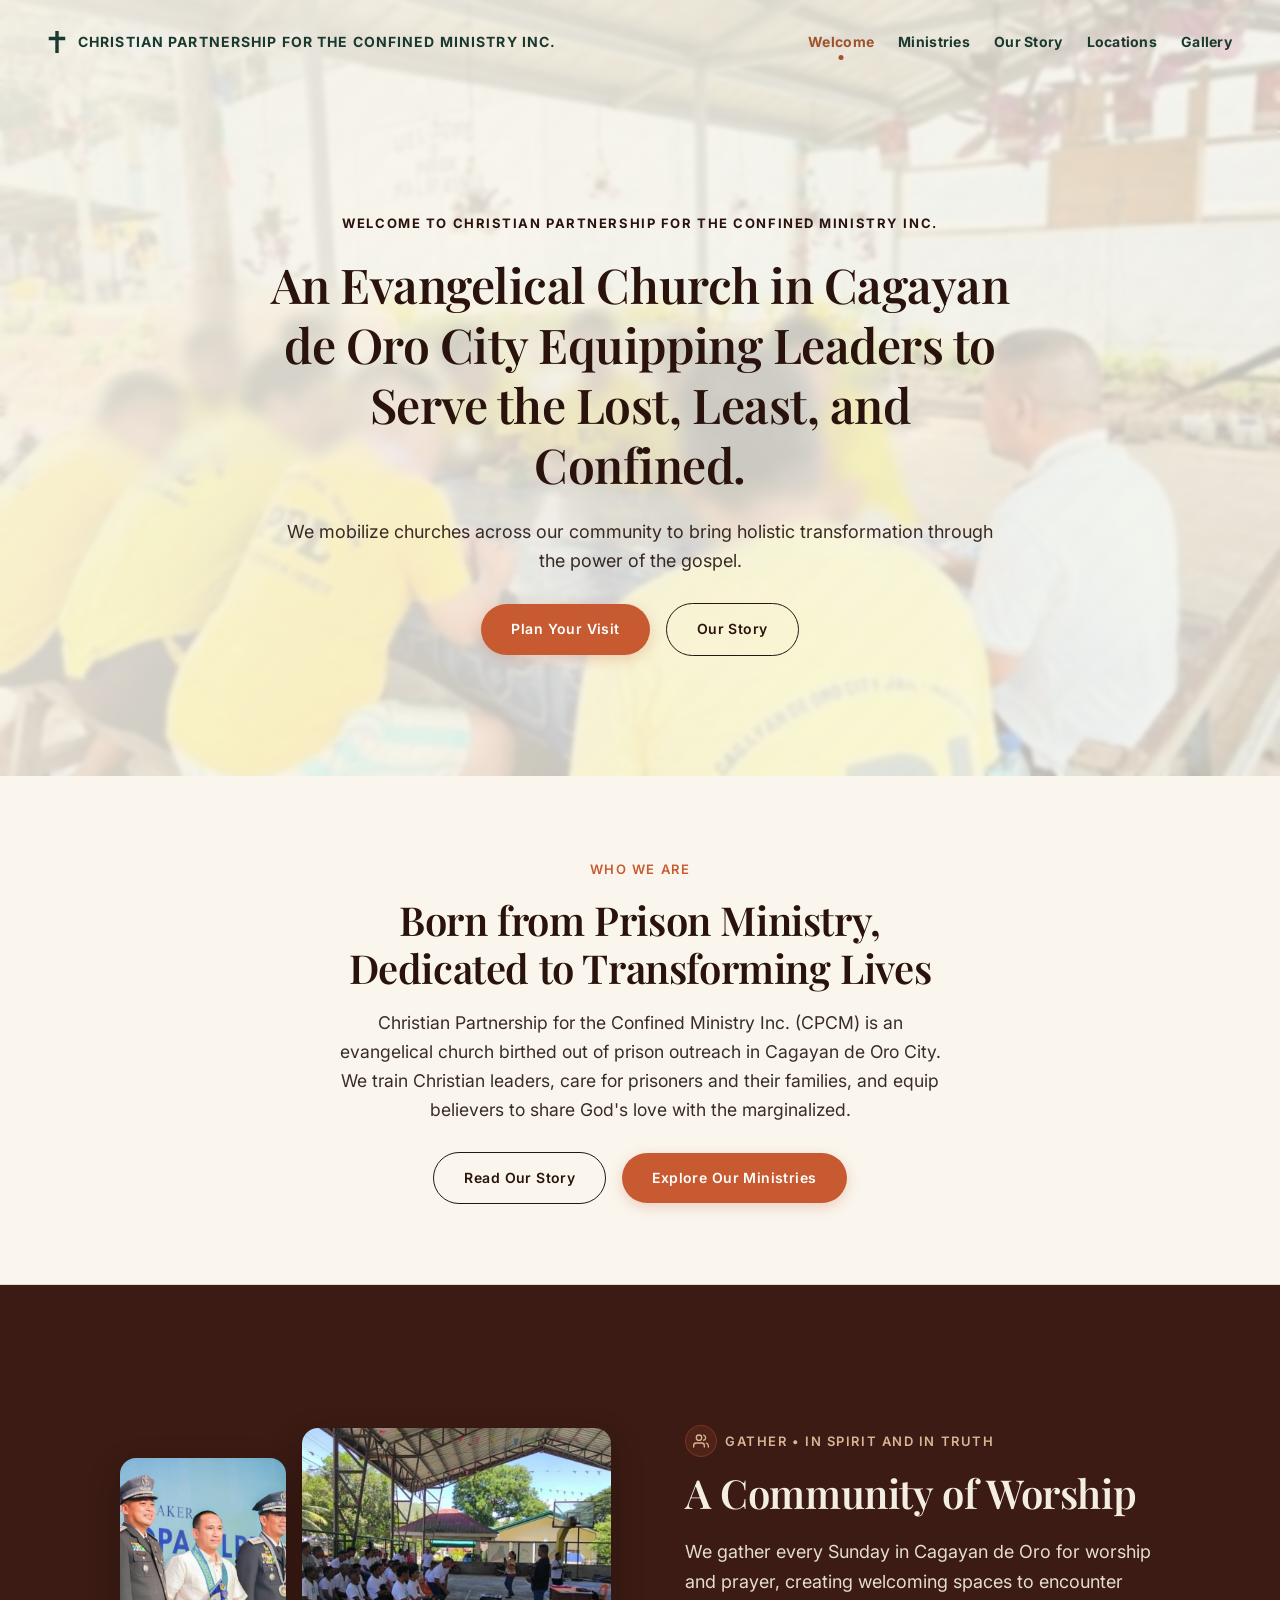
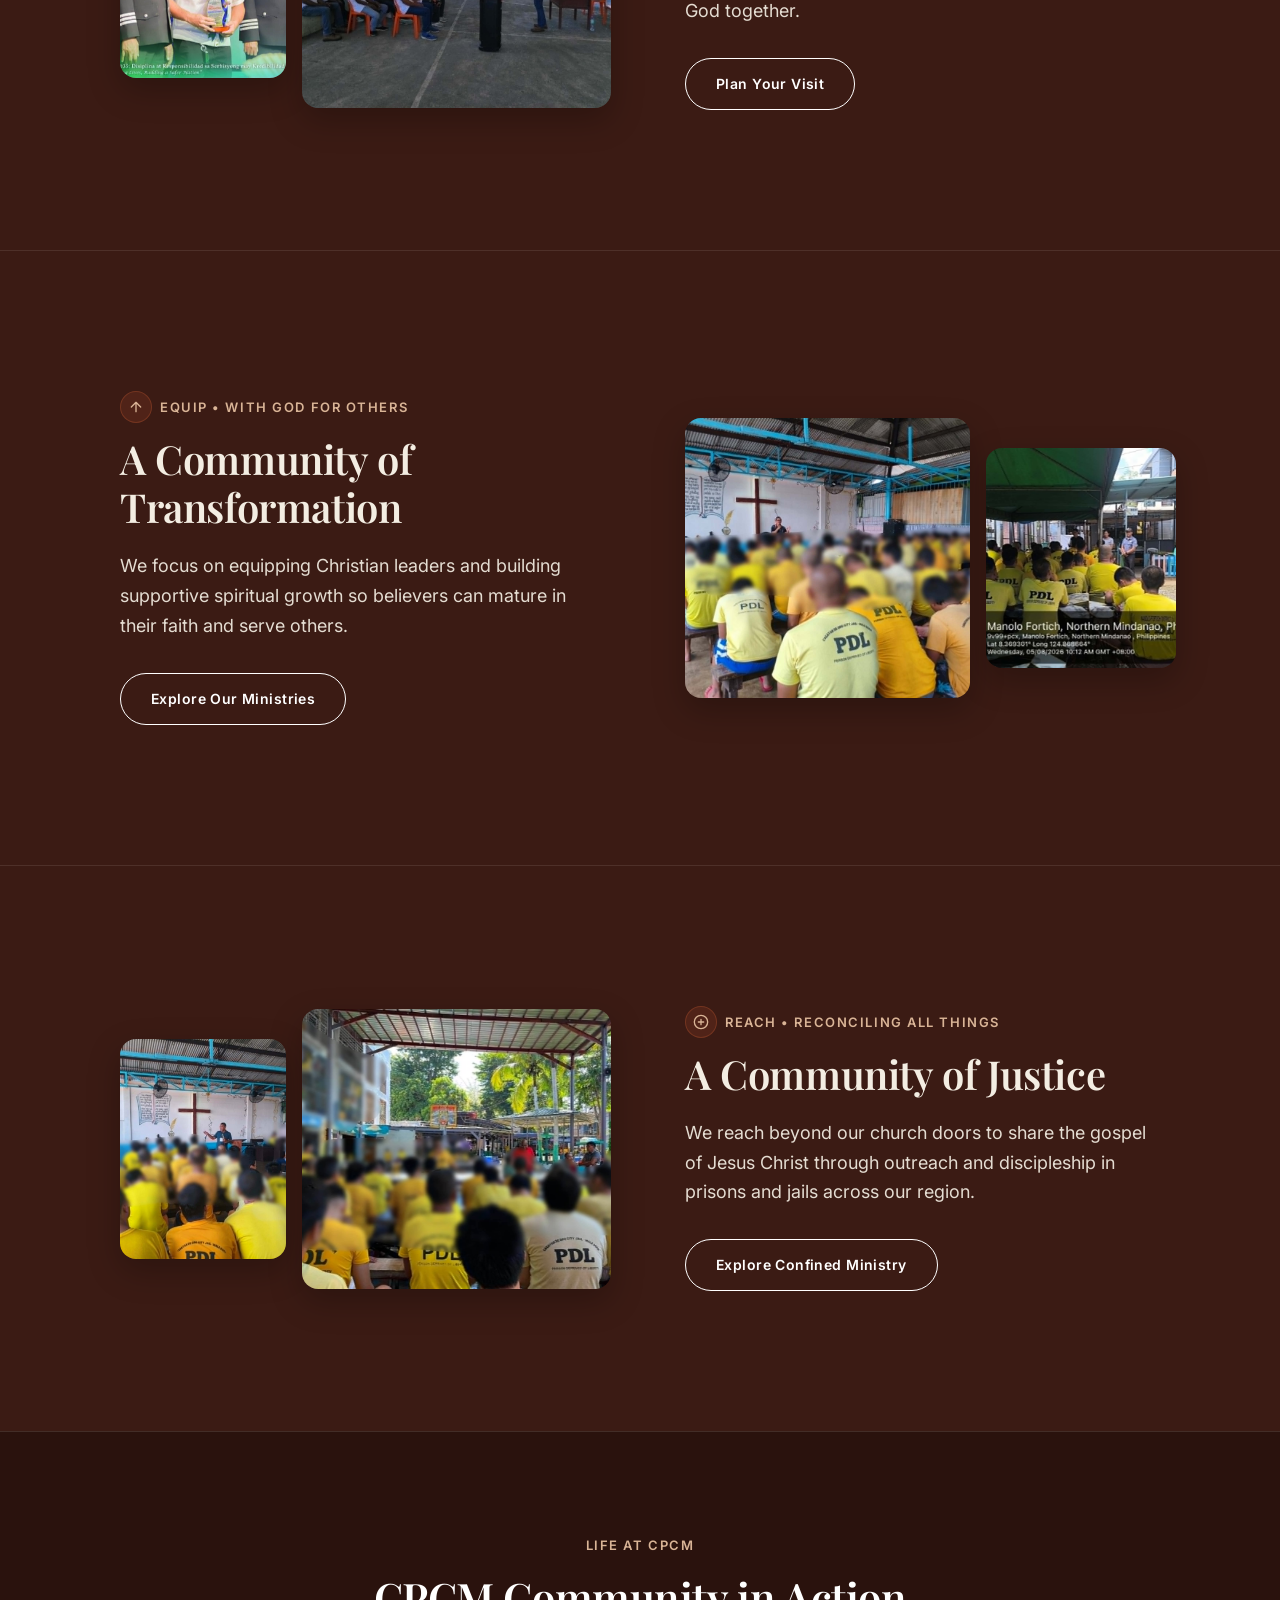
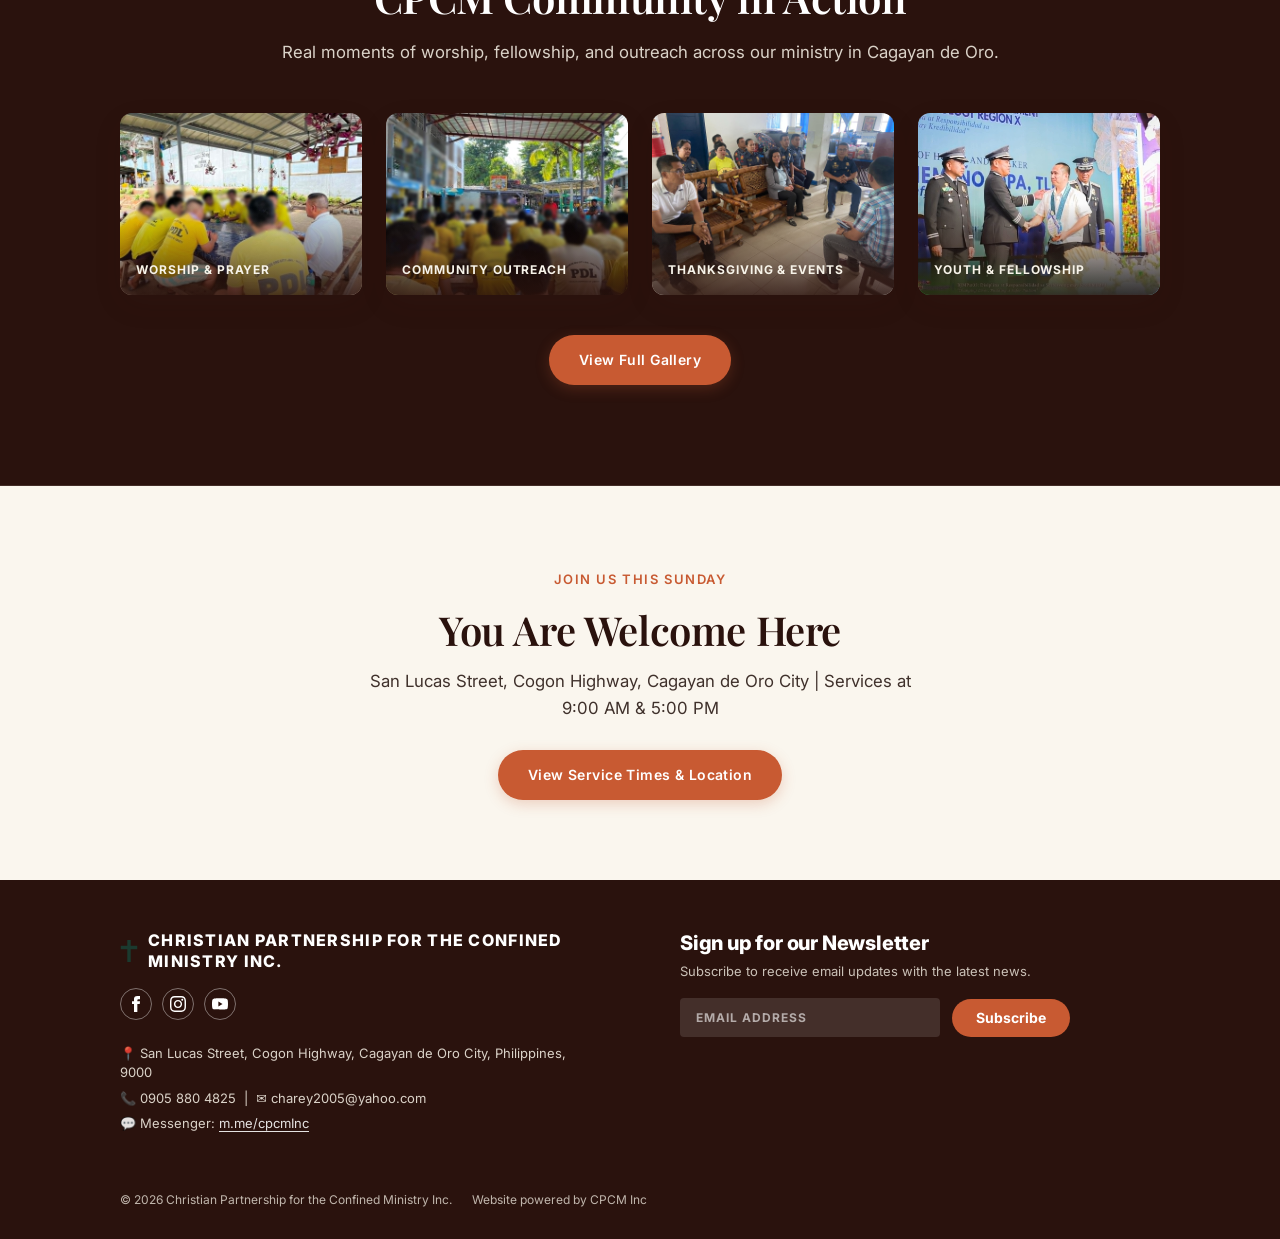
<file: index.html>
<!DOCTYPE html>
<html lang="en">

<head>
  <meta charset="UTF-8">
  <meta name="viewport" content="width=device-width, initial-scale=1.0">
  <meta name="description"
    content="Christian Partnership for the Confined Ministry Inc. — Evangelical Church located in San Lucas Street, Cogon Highway, Cagayan de Oro, Philippines. Training leaders and mobilizing churches to bring holistic transformation to the lost, least and confined.">
  <title>Christian Partnership for the Confined Ministry Inc. — Evangelical Church</title>

  <!-- Typography Tokens via Google Fonts -->
  <link rel="preconnect" href="https://fonts.googleapis.com">
  <link rel="preconnect" href="https://fonts.gstatic.com" crossorigin>
  <link
    href="https://fonts.googleapis.com/css2?family=Inter:wght@400;500;600;700&family=Playfair+Display:ital,wght@0,400;0,600;0,700;1,400&display=swap"
    rel="stylesheet">

  <style>
    /* ==========================================================================
       DESIGN SYSTEM & TOKENS
       ========================================================================== */
    :root {
      /* Color Tokens — Warm Terracotta + Cream */
      --color-forest: #3B1B14;
      --color-forest-dark: #2A120D;
      --color-cream: #F7F3E9;
      --color-cream-light: #FAF6EE;
      --color-sage: #D9B496;
      --color-teal-btn: #C85A32;
      --color-teal-hover: #AC4924;
      --color-rust: #E08238;
      --color-white: #FFFFFF;
      --color-text-dark: #261611;
      --color-text-light: #F3EDE2;
      --color-border-dark: rgba(38, 22, 17, 0.12);
      --color-border-light: rgba(243, 237, 226, 0.18);

      /* Typography Tokens */
      --font-serif: 'Playfair Display', Georgia, serif;
      --font-sans: 'Inter', system-ui, -apple-system, BlinkMacSystemFont, 'Segoe UI', Roboto, sans-serif;

      /* Spacing Tokens */
      --container-width: 1200px;
      --gutter-mobile: 24px;
      --gutter-desktop: 80px;
      --section-pad-desktop: 140px;
      --section-pad-mobile: 72px;

      /* Transitions & Shadows */
      --transition-smooth: all 0.3s cubic-bezier(0.16, 1, 0.3, 1);
      --shadow-subtle: 0 10px 30px rgba(59, 27, 20, 0.08);
      --shadow-hover: 0 20px 40px rgba(59, 27, 20, 0.15);
    }

    /* Reset & Base Styles */
    *,
    *::before,
    *::after {
      box-sizing: border-box;
      margin: 0;
      padding: 0;
    }

    html {
      scroll-behavior: smooth;
      font-size: 16px;
      height: 100%;
    }

    body {
      font-family: var(--font-sans);
      background-color: var(--color-forest);
      color: var(--color-text-light);
      line-height: 1.6;
      -webkit-font-smoothing: antialiased;
      -moz-osx-font-smoothing: grayscale;
      overflow-x: hidden;
      min-height: 100vh;
      display: flex;
      flex-direction: column;
    }

    img {
      max-width: 100%;
      height: auto;
      display: block;
      object-fit: cover;
    }

    a {
      color: inherit;
      text-decoration: none;
      transition: var(--transition-smooth);
    }

    button,
    input {
      font-family: inherit;
      font-size: inherit;
      border: none;
      outline: none;
    }

    /* Container Utility */
    .container {
      width: 100%;
      max-width: var(--container-width);
      margin: 0 auto;
      padding-left: var(--gutter-mobile);
      padding-right: var(--gutter-mobile);
    }

    @media (min-width: 768px) {
      .container {
        padding-left: var(--gutter-desktop);
        padding-right: var(--gutter-desktop);
      }
    }

    /* Typography Components */
    .eyebrow {
      font-family: var(--font-sans);
      font-size: 13px;
      font-weight: 600;
      text-transform: uppercase;
      letter-spacing: 0.12em;
      color: var(--color-sage);
      display: inline-block;
      margin-bottom: 16px;
    }

    .eyebrow-dark {
      color: var(--color-teal-btn);
    }

    h1,
    .h1 {
      font-family: var(--font-serif);
      font-size: clamp(38px, 5vw, 56px);
      line-height: 1.15;
      font-weight: 600;
      letter-spacing: -0.01em;
      margin-bottom: 24px;
    }

    h2,
    .h2 {
      font-family: var(--font-serif);
      font-size: clamp(30px, 4vw, 40px);
      line-height: 1.2;
      font-weight: 600;
      letter-spacing: -0.01em;
      margin-bottom: 20px;
    }

    h3,
    .h3 {
      font-family: var(--font-serif);
      font-size: clamp(22px, 3vw, 28px);
      line-height: 1.3;
      font-weight: 600;
      margin-bottom: 12px;
    }

    p.body-text {
      font-family: var(--font-sans);
      font-size: clamp(16px, 2vw, 18px);
      line-height: 1.65;
      margin-bottom: 32px;
      opacity: 0.92;
    }

    /* Component: Pill Buttons */
    .btn {
      display: inline-flex;
      align-items: center;
      justify-content: center;
      padding: 14px 30px;
      border-radius: 999px;
      font-family: var(--font-sans);
      font-size: 14px;
      font-weight: 600;
      letter-spacing: 0.03em;
      cursor: pointer;
      transition: var(--transition-smooth);
      white-space: nowrap;
      text-align: center;
    }

    .btn-teal-pill {
      background-color: var(--color-teal-btn);
      color: var(--color-white);
      box-shadow: 0 4px 14px rgba(200, 90, 50, 0.25);
    }

    .btn-teal-pill:hover,
    .btn-teal-pill:focus-visible {
      background-color: var(--color-teal-hover);
      transform: translateY(-2px);
      box-shadow: 0 8px 20px rgba(200, 90, 50, 0.35);
    }

    .btn-outline-pill {
      border: 1.5px solid currentColor;
      background-color: transparent;
      color: var(--color-white);
    }

    .btn-outline-pill:hover,
    .btn-outline-pill:focus-visible {
      background-color: var(--color-white);
      color: var(--color-forest);
      transform: translateY(-2px);
    }

    .btn-outline-dark {
      border: 1.5px solid var(--color-text-dark);
      background-color: transparent;
      color: var(--color-forest-dark);
    }

    .btn-outline-dark:hover,
    .btn-outline-dark:focus-visible {
      background-color: var(--color-forest-dark);
      color: var(--color-white);
      transform: translateY(-2px);
    }

    .btn:focus-visible,
    a:focus-visible,
    button:focus-visible {
      outline: 2px solid var(--color-sage);
      outline-offset: 3px;
    }

    .btn-group {
      display: flex;
      flex-wrap: wrap;
      gap: 16px;
      align-items: center;
    }


    /* HEADER & NAVIGATION */
    .site-header {
      position: absolute;
      top: 0;
      left: 0;
      width: 100%;
      z-index: 1000;
      padding: 24px 0;
      background: transparent;
      transition: background-color 0.4s cubic-bezier(0.16, 1, 0.3, 1),
        padding 0.4s ease,
        box-shadow 0.4s ease,
        backdrop-filter 0.4s ease;
    }

    .site-header.scrolled {
      position: fixed;
      background-color: rgba(255, 255, 255, 0.95);
      backdrop-filter: blur(12px);
      -webkit-backdrop-filter: blur(12px);
      padding: 16px 0;
      box-shadow: 0 4px 20px rgba(0, 0, 0, 0.08);
      border-bottom: 1px solid rgba(27, 58, 47, 0.08);
    }

    .header-container {
      display: flex;
      align-items: center;
      justify-content: space-between;
      padding-left: var(--gutter-mobile);
      padding-right: var(--gutter-mobile);
      max-width: 1440px;
      margin: 0 auto;
      width: 100%;
    }

    @media (min-width: 992px) {
      .header-container {
        padding-left: 32px;
        padding-right: 32px;
      }
    }

    @media (min-width: 1200px) {
      .header-container {
        padding-left: 48px;
        padding-right: 48px;
      }
    }

    .brand-logo {
      display: flex;
      align-items: center;
      gap: 10px;
      font-family: var(--font-sans);
      font-weight: 700;
      font-size: 13px;
      letter-spacing: 0.06em;
      color: #1b3a2f;
      text-transform: uppercase;
      z-index: 1002;
      transition: color 0.3s ease;
      line-height: 1;
      white-space: nowrap;
      margin-right: 16px;
    }

    .brand-text-full {
      display: none;
    }

    .brand-text-short {
      display: inline;
      font-size: 15px;
      letter-spacing: 0.08em;
    }

    @media (min-width: 768px) {
      .brand-text-full {
        display: inline;
      }
      .brand-text-short {
        display: none;
      }
    }

    @media (min-width: 1200px) {
      .brand-logo {
        font-size: 14px;
        gap: 12px;
        letter-spacing: 0.08em;
        margin-right: 24px;
      }
    }

    .cross-icon {
      width: 18px;
      height: 22px;
      flex-shrink: 0;
      fill: #1b3a2f;
      transition: var(--transition-smooth);
    }

    .main-nav {
      display: none;
    }

    @media (min-width: 992px) {
      .main-nav {
        display: flex;
        align-items: center;
      }
    }

    .nav-list {
      display: flex;
      align-items: center;
      list-style: none;
      gap: 16px;
    }

    @media (min-width: 1200px) {
      .nav-list {
        gap: 24px;
      }
    }

    @media (min-width: 1400px) {
      .nav-list {
        gap: 32px;
      }
    }

    .nav-link {
      font-family: var(--font-sans);
      font-size: 14px;
      font-weight: 700;
      line-height: 1.4;
      letter-spacing: 0.02em;
      color: #1b3a2f;
      position: relative;
      padding: 8px 0;
      transition: color 0.3s ease;
      display: inline-block;
      white-space: nowrap;
    }

    .nav-link:hover,
    .nav-link:focus-visible {
      color: #9E532B;
    }

    .nav-link.active {
      color: #9E532B;
      font-weight: 700;
    }

    .nav-link.active::after {
      content: '';
      position: absolute;
      bottom: 0px;
      left: 50%;
      transform: translateX(-50%);
      width: 5px;
      height: 5px;
      background-color: #9E532B;
      border-radius: 50%;
    }

    .search-trigger-btn {
      background: none;
      color: #1b3a2f;
      cursor: pointer;
      display: flex;
      align-items: center;
      justify-content: center;
      padding: 6px;
      border-radius: 50%;
      transition: var(--transition-smooth);
      margin-left: 8px;
      border: none;
      outline: none;
    }

    .search-trigger-btn:hover {
      color: #9E532B;
      transform: scale(1.1);
    }

    .mobile-menu-toggle {
      display: flex;
      flex-direction: column;
      justify-content: space-between;
      width: 28px;
      height: 20px;
      background: transparent;
      cursor: pointer;
      z-index: 1002;
    }

    @media (min-width: 992px) {
      .mobile-menu-toggle {
        display: none;
      }
    }

    .mobile-menu-toggle span {
      width: 100%;
      height: 2px;
      background-color: var(--color-forest);
      border-radius: 2px;
      transition: var(--transition-smooth);
    }

    .site-header.scrolled .mobile-menu-toggle span {
      background-color: var(--color-white);
    }

    .mobile-menu-toggle.open span {
      background-color: var(--color-white) !important;
    }

    .mobile-menu-toggle.open span:nth-child(1) {
      transform: translateY(9px) rotate(45deg);
    }

    .mobile-menu-toggle.open span:nth-child(2) {
      opacity: 0;
    }

    .mobile-menu-toggle.open span:nth-child(3) {
      transform: translateY(-9px) rotate(-45deg);
    }

    .mobile-drawer {
      position: fixed;
      top: 0;
      right: -100%;
      width: 100%;
      max-width: 380px;
      height: 100vh;
      background-color: var(--color-forest);
      z-index: 1010;
      padding: 24px 28px 40px;
      display: flex;
      flex-direction: column;
      justify-content: flex-start;
      transition: right 0.4s cubic-bezier(0.16, 1, 0.3, 1);
      box-shadow: -10px 0 30px rgba(0, 0, 0, 0.3);
    }

    .drawer-header {
      display: flex;
      justify-content: flex-end;
      align-items: center;
      margin-bottom: 32px;
      width: 100%;
    }

    .drawer-close-btn {
      background: transparent;
      border: none;
      color: var(--color-white);
      cursor: pointer;
      padding: 8px;
      display: flex;
      align-items: center;
      justify-content: center;
      border-radius: 50%;
      transition: background-color 0.2s ease, transform 0.2s ease;
    }

    .drawer-close-btn:hover,
    .drawer-close-btn:focus-visible {
      background-color: rgba(255, 255, 255, 0.15);
      transform: scale(1.08);
    }

    .mobile-drawer.open {
      right: 0;
    }

    .mobile-nav-list {
      list-style: none;
      display: flex;
      flex-direction: column;
      gap: 28px;
    }

    .mobile-nav-link {
      font-family: var(--font-serif);
      font-size: 28px;
      color: var(--color-white);
      display: block;
    }

    .mobile-nav-link.active {
      color: var(--color-sage);
      position: relative;
    }

    .drawer-backdrop {
      position: fixed;
      top: 0;
      left: 0;
      width: 100vw;
      height: 100vh;
      background-color: rgba(0, 0, 0, 0.5);
      backdrop-filter: blur(4px);
      z-index: 1009;
      opacity: 0;
      pointer-events: none;
      transition: opacity 0.3s ease;
    }

    .drawer-backdrop.open {
      opacity: 1;
      pointer-events: auto;
    }


    /* HERO SECTION */
    .hero-section {
      position: relative;
      min-height: 85vh;
      display: flex;
      align-items: center;
      padding-top: 210px;
      padding-bottom: 120px;
      overflow: hidden;
      background-color: var(--color-cream);
    }

    .hero-bg-wrapper {
      position: absolute;
      top: 0;
      left: 0;
      width: 100%;
      height: 100%;
      z-index: 1;
    }

    .hero-bg-img {
      width: 100%;
      height: 100%;
      object-fit: cover;
      filter: contrast(1.02);
    }

    .hero-overlay {
      position: absolute;
      top: 0;
      left: 0;
      width: 100%;
      height: 100%;
      background: linear-gradient(135deg, rgba(247, 243, 233, 0.92) 0%, rgba(247, 243, 233, 0.82) 60%, rgba(247, 243, 233, 0.75) 100%);
      backdrop-filter: blur(2px);
      -webkit-backdrop-filter: blur(2px);
      z-index: 2;
    }

    .hero-content {
      position: relative;
      z-index: 3;
      max-width: 760px;
      color: var(--color-text-dark);
      text-align: center;
      margin: 0 auto;
    }

    .hero-eyebrow {
      color: var(--color-forest-dark);
      font-weight: 700;
      margin-bottom: 20px;
    }

    .hero-title {
      color: var(--color-forest-dark);
      font-size: clamp(32px, 4.2vw, 48px);
      line-height: 1.25;
      margin-bottom: 24px;
      font-weight: 600;
    }


    /* IDENTITY INTRO BANNER */
    .identity-intro-section {
      background-color: var(--color-cream-light);
      color: var(--color-text-dark);
      padding: 80px 0;
      border-bottom: 1px solid var(--color-border-dark);
      text-align: center;
    }

    .identity-intro-content {
      max-width: 780px;
      margin: 0 auto;
    }

    .identity-intro-content h2 {
      color: var(--color-forest-dark);
      margin-bottom: 16px;
    }

    .identity-intro-content p {
      font-size: 1.1rem;
      opacity: 0.9;
      line-height: 1.65;
      margin-bottom: 28px;
    }


    /* FEATURE SECTIONS (GATHER, EQUIP, REACH) */
    .feature-section {
      background-color: var(--color-forest);
      color: var(--color-text-light);
      padding: var(--section-pad-mobile) 0;
      position: relative;
    }

    @media (min-width: 768px) {
      .feature-section {
        padding: var(--section-pad-desktop) 0;
      }
    }

    .feature-grid {
      display: grid;
      grid-template-columns: 1fr;
      gap: 48px;
      align-items: center;
    }

    @media (min-width: 768px) {
      .feature-grid {
        grid-template-columns: 1fr 1fr;
        gap: 90px;
      }

      .feature-mirrored .feature-grid {
        grid-template-columns: 1fr 1fr;
      }

      .feature-mirrored .feature-text-block {
        order: 1;
      }

      .feature-mirrored .feature-collage-block {
        order: 2;
      }
    }

    .collage-container {
      position: relative;
      width: 100%;
      max-width: 500px;
      margin: 0 auto;
      border-radius: 16px;
    }

    .collage-img {
      border-radius: 16px;
      box-shadow: 0 12px 32px rgba(0, 0, 0, 0.25);
      transition: transform 0.4s ease;
      object-fit: cover;
    }

    .collage-container:hover .collage-img {
      transform: translateY(-4px);
    }

    .collage-style-1 {
      display: flex;
      gap: 16px;
      align-items: center;
    }

    .collage-style-1 .img-primary {
      width: 65%;
      height: 280px;
    }

    .collage-style-1 .img-secondary {
      width: 35%;
      height: 220px;
    }

    .collage-style-2 {
      display: flex;
      gap: 16px;
      align-items: center;
    }

    .collage-style-2 .img-primary {
      width: 60%;
      height: 280px;
    }

    .collage-style-2 .img-secondary {
      width: 40%;
      height: 220px;
    }

    .pillar-badge {
      display: inline-flex;
      align-items: center;
      gap: 8px;
      margin-bottom: 12px;
    }

    .pillar-icon-badge {
      width: 32px;
      height: 32px;
      border-radius: 50%;
      background-color: rgba(200, 90, 50, 0.15);
      border: 1px solid rgba(200, 90, 50, 0.3);
      display: inline-flex;
      align-items: center;
      justify-content: center;
      color: var(--color-sage);
      flex-shrink: 0;
    }

    .pillar-icon-badge svg {
      width: 16px;
      height: 16px;
      stroke: var(--color-sage);
      fill: none;
      stroke-width: 2;
      stroke-linecap: round;
      stroke-linejoin: round;
    }

    .feature-section-divider {
      border-top: 1px solid rgba(243, 237, 226, 0.1);
    }


    /* COMMUNITY PHOTO PREVIEW SECTION */
    .community-preview-section {
      background-color: var(--color-forest-dark);
      color: var(--color-text-light);
      padding: var(--section-pad-mobile) 0;
      border-top: 1px solid rgba(243, 237, 226, 0.12);
      border-bottom: 1px solid rgba(243, 237, 226, 0.12);
    }

    @media (min-width: 768px) {
      .community-preview-section {
        padding: 100px 0;
      }
    }

    .community-preview-header {
      text-align: center;
      max-width: 720px;
      margin: 0 auto 48px auto;
    }

    .community-preview-header h2 {
      font-family: var(--font-serif);
      font-size: clamp(28px, 3.5vw, 42px);
      color: var(--color-white);
      margin-bottom: 16px;
    }

    .community-preview-lead {
      font-size: 1.05rem;
      color: var(--color-text-light);
      opacity: 0.88;
      line-height: 1.6;
    }

    .community-preview-grid {
      display: grid;
      grid-template-columns: 1fr;
      gap: 20px;
      margin-bottom: 40px;
    }

    @media (min-width: 600px) {
      .community-preview-grid {
        grid-template-columns: repeat(2, 1fr);
      }
    }

    @media (min-width: 992px) {
      .community-preview-grid {
        grid-template-columns: repeat(4, 1fr);
        gap: 24px;
      }
    }

    .community-preview-card {
      position: relative;
      border-radius: 12px;
      overflow: hidden;
      aspect-ratio: 4 / 3;
      box-shadow: var(--shadow-subtle);
      transition: var(--transition-smooth);
      background-color: rgba(255, 255, 255, 0.05);
    }

    .community-preview-card:hover {
      transform: translateY(-4px);
      box-shadow: var(--shadow-hover);
    }

    .community-preview-card img {
      width: 100%;
      height: 100%;
      object-fit: cover;
      transition: transform 0.4s ease;
    }

    .community-preview-card:hover img {
      transform: scale(1.05);
    }

    .community-preview-overlay {
      position: absolute;
      inset: 0;
      background: linear-gradient(180deg, transparent 50%, rgba(42, 18, 13, 0.85) 100%);
      display: flex;
      align-items: flex-end;
      padding: 16px;
    }

    .community-preview-tag {
      font-size: 12px;
      font-weight: 700;
      letter-spacing: 0.08em;
      text-transform: uppercase;
      color: var(--color-cream);
    }

    .community-preview-cta-wrap {
      text-align: center;
    }


    /* PLAN YOUR VISIT BANNER */
    .visit-teaser-section {
      background-color: var(--color-cream-light);
      color: var(--color-text-dark);
      padding: 80px 0;
      text-align: center;
    }

    .visit-teaser-content {
      max-width: 720px;
      margin: 0 auto;
    }

    .visit-teaser-content h2 {
      color: var(--color-forest-dark);
      margin-bottom: 14px;
    }

    .visit-teaser-content p {
      font-size: 1.05rem;
      opacity: 0.88;
      margin-bottom: 28px;
    }


    /* FOOTER */
    .site-footer {
      background-color: var(--color-forest-dark);
      color: var(--color-text-light);
      padding-top: 50px;
      padding-bottom: 30px;
      margin-top: auto;
    }

    .footer-grid-2col {
      display: grid;
      grid-template-columns: 1fr;
      gap: 40px;
      margin-bottom: 40px;
      align-items: start;
    }

    @media (min-width: 840px) {
      .footer-grid-2col {
        grid-template-columns: 1fr 1fr;
        gap: 80px;
      }
    }

    .footer-brand {
      display: flex;
      align-items: center;
      gap: 10px;
      font-weight: 800;
      font-size: 16px;
      letter-spacing: 0.08em;
      margin-bottom: 16px;
      line-height: 1.3;
      color: var(--color-white);
      text-transform: uppercase;
    }

    .social-icons-row {
      display: flex;
      align-items: center;
      gap: 10px;
      margin-bottom: 24px;
    }

    .social-icon-circle {
      width: 32px;
      height: 32px;
      border-radius: 50%;
      border: 1px solid rgba(255, 255, 255, 0.4);
      display: flex;
      align-items: center;
      justify-content: center;
      color: var(--color-white);
      transition: var(--transition-smooth);
    }

    .social-icon-circle:hover {
      background-color: var(--color-teal-btn);
      border-color: var(--color-teal-btn);
      color: var(--color-white);
      transform: translateY(-2px);
    }

    .footer-contact-details {
      list-style: none;
      display: flex;
      flex-direction: column;
      gap: 6px;
      font-size: 13px;
      color: var(--color-text-light);
      opacity: 0.88;
      line-height: 1.5;
    }

    .footer-contact-details a {
      color: var(--color-white);
      text-decoration: underline;
      text-underline-offset: 3px;
    }

    .footer-newsletter-box h3 {
      font-family: var(--font-sans);
      font-weight: 800;
      font-size: 20px;
      color: var(--color-white);
      margin-bottom: 6px;
      letter-spacing: -0.01em;
    }

    .footer-newsletter-box p {
      font-size: 13px;
      color: var(--color-text-light);
      opacity: 0.8;
      margin-bottom: 18px;
      line-height: 1.4;
    }

    .newsletter-form-inline {
      display: flex;
      align-items: center;
      gap: 12px;
      margin-bottom: 16px;
    }

    .newsletter-feedback-msg {
      margin-top: 10px;
      font-size: 13px;
      line-height: 1.4;
      color: #fce7f3;
      background-color: rgba(255, 255, 255, 0.12);
      border-left: 3px solid var(--color-sage);
      padding: 10px 14px;
      border-radius: 4px;
      display: none;
    }

    .newsletter-feedback-msg.active {
      display: block;
    }

    .newsletter-input-dark {
      flex: 1;
      max-width: 260px;
      background-color: rgba(255, 255, 255, 0.12);
      border: none;
      border-radius: 4px;
      padding: 12px 16px;
      color: var(--color-white);
      font-size: 12px;
      font-weight: 700;
      letter-spacing: 0.08em;
    }

    .newsletter-input-dark::placeholder {
      color: rgba(255, 255, 255, 0.6);
      text-transform: uppercase;
      font-size: 12px;
      font-weight: 700;
      letter-spacing: 0.08em;
    }

    .btn-emerald-pill {
      background-color: var(--color-teal-btn);
      color: var(--color-white);
      border: none;
      border-radius: 999px;
      padding: 12px 24px;
      font-size: 14px;
      font-weight: 700;
      cursor: pointer;
      transition: background-color 0.2s ease, transform 0.2s ease;
      display: inline-flex;
      align-items: center;
      justify-content: center;
      line-height: 1;
    }

    .btn-emerald-pill:hover {
      background-color: var(--color-teal-hover);
      transform: translateY(-1px);
    }

    .footer-bottom-bar {
      padding-top: 16px;
      display: flex;
      flex-direction: column;
      gap: 10px;
      align-items: flex-start;
      font-size: 12px;
      color: var(--color-text-light);
      opacity: 0.75;
    }

    @media (min-width: 640px) {
      .footer-bottom-bar {
        flex-direction: row;
        align-items: center;
        gap: 20px;
      }
    }

    /* SEARCH MODAL */
    .search-modal {
      position: fixed;
      top: 0;
      left: 0;
      width: 100vw;
      height: 100vh;
      background-color: rgba(42, 18, 13, 0.96);
      backdrop-filter: blur(16px);
      z-index: 2000;
      display: flex;
      align-items: center;
      justify-content: center;
      padding: 24px;
      opacity: 0;
      pointer-events: none;
      transition: opacity 0.3s ease;
    }

    .search-modal.active {
      opacity: 1;
      pointer-events: auto;
    }

    .search-modal-content {
      width: 100%;
      max-width: 600px;
      position: relative;
    }

    .search-modal-close {
      position: absolute;
      top: -60px;
      right: 0;
      background: none;
      color: var(--color-white);
      font-size: 32px;
      cursor: pointer;
    }

    .search-big-input {
      width: 100%;
      background: transparent;
      border: none;
      border-bottom: 2px solid var(--color-sage);
      font-family: var(--font-serif);
      font-size: 32px;
      color: var(--color-white);
      padding: 16px 0;
    }

    .search-big-input::placeholder {
      color: rgba(255, 255, 255, 0.4);
    }
  </style>
</head>

<body>

  <!-- HEADER & NAVIGATION -->
  <header class="site-header" id="main-header">
    <div class="container header-container">

      <!-- Brand / Logo -->
      <a href="index.html" class="brand-logo" aria-label="Christian Partnership for the Confined Ministry Inc. Homepage">
        <svg class="cross-icon" viewBox="0 0 24 32" aria-hidden="true">
          <path d="M9.5 0H14.5V8.5H24V13.5H14.5V32H9.5V13.5H0V8.5H9.5V0Z" />
        </svg>
        <span class="brand-text-full">CHRISTIAN PARTNERSHIP FOR THE CONFINED MINISTRY INC.</span>
        <span class="brand-text-short">CPCM</span>
      </a>

      <!-- Desktop Navigation -->
      <nav class="main-nav" aria-label="Main Navigation">
        <ul class="nav-list">
          <li><a href="index.html" class="nav-link active" aria-current="page">Welcome</a></li>
          <li><a href="ministries.html" class="nav-link">Ministries</a></li>
          <li><a href="our-story.html" class="nav-link">Our Story</a></li>
          <li><a href="locations.html" class="nav-link">Locations</a></li>
          <li><a href="gallery.html" class="nav-link">Gallery</a></li>
        </ul>
      </nav>

      <!-- Mobile Hamburger Button -->
      <button class="mobile-menu-toggle" id="mobile-menu-btn" aria-label="Open navigation menu" aria-expanded="false">
        <span></span>
        <span></span>
        <span></span>
      </button>
    </div>
  </header>

  <!-- Mobile Drawer -->
  <div class="drawer-backdrop" id="drawer-backdrop"></div>
  <aside class="mobile-drawer" id="mobile-drawer" aria-label="Mobile Navigation">
    <div class="drawer-header">
      <button class="drawer-close-btn" id="drawer-close-btn" aria-label="Close navigation menu">
        <svg width="24" height="24" viewBox="0 0 24 24" fill="none" stroke="currentColor" stroke-width="2.2" stroke-linecap="round" stroke-linejoin="round">
          <line x1="18" y1="6" x2="6" y2="18"></line>
          <line x1="6" y1="6" x2="18" y2="18"></line>
        </svg>
      </button>
    </div>
    <ul class="mobile-nav-list">
      <li><a href="index.html" class="mobile-nav-link active" aria-current="page">Welcome</a></li>
      <li><a href="ministries.html" class="mobile-nav-link">Ministries</a></li>
      <li><a href="our-story.html" class="mobile-nav-link">Our Story</a></li>
      <li><a href="locations.html" class="mobile-nav-link">Locations</a></li>
      <li><a href="gallery.html" class="mobile-nav-link">Gallery</a></li>
    </ul>
  </aside>


  <!-- HERO SECTION -->
  <section class="hero-section" id="welcome">
    <div class="hero-bg-wrapper">
      <img src="images/04049e8e-2781-45a4-b405-ed1c49c8228a.jfif"
        alt="Christian Partnership for the Confined Ministry Inc congregation gathered in worship" class="hero-bg-img">
      <div class="hero-overlay"></div>
    </div>

    <div class="container">
      <div class="hero-content">
        <span class="eyebrow hero-eyebrow">WELCOME TO CHRISTIAN PARTNERSHIP FOR THE CONFINED MINISTRY INC.</span>
        <h1 class="hero-title">An Evangelical Church in Cagayan de Oro City Equipping Leaders to Serve the Lost, Least, and Confined.</h1>
        <p class="hero-description" style="max-width: 720px; margin: 0 auto 28px auto; font-size: 1.125rem; opacity: 0.9; line-height: 1.6;">We mobilize churches across our community to bring holistic transformation through the power of the gospel.</p>
        <div class="btn-group" style="justify-content: center;">
          <a href="locations.html" class="btn btn-teal-pill">Plan Your Visit</a>
          <a href="our-story.html" class="btn btn-outline-dark">Our Story</a>
        </div>
      </div>
    </div>
  </section>


  <!-- SHORT CONFINED MINISTRY IDENTITY INTRO -->
  <section class="identity-intro-section">
    <div class="container identity-intro-content">
      <span class="eyebrow eyebrow-dark">WHO WE ARE</span>
      <h2>Born from Prison Ministry, Dedicated to Transforming Lives</h2>
      <p>Christian Partnership for the Confined Ministry Inc. (CPCM) is an evangelical church birthed out of prison outreach in Cagayan de Oro City. We train Christian leaders, care for prisoners and their families, and equip believers to share God's love with the marginalized.</p>
      <div class="btn-group" style="justify-content: center;">
        <a href="our-story.html" class="btn btn-outline-dark">Read Our Story</a>
        <a href="ministries.html" class="btn btn-teal-pill">Explore Our Ministries</a>
      </div>
    </div>
  </section>


  <!-- FEATURE SECTION 1 — GATHER -->
  <section class="feature-section" id="worship">
    <div class="container">
      <div class="feature-grid">

        <div class="feature-collage-block">
          <div class="collage-container collage-style-1">
            <img src="images/08946c86-fdfc-45ee-a84c-e0edcb708e23.jfif" alt="Communion elements on wooden table"
              class="collage-img img-secondary" loading="lazy" width="400" height="300">
            <img src="images/0aab174a-6def-4ff8-bf45-190cedb0be4d.jfif" alt="Congregation worship scene"
              class="collage-img img-primary" loading="lazy" width="600" height="400">
          </div>
        </div>

        <div class="feature-text-block">
          <div class="pillar-badge">
            <span class="pillar-icon-badge" aria-hidden="true">
              <svg viewBox="0 0 24 24">
                <path d="M17 21v-2a4 4 0 0 0-4-4H5a4 4 0 0 0-4 4v2" />
                <circle cx="9" cy="7" r="4" />
                <path d="M23 21v-2a4 4 0 0 0-3-3.87" />
                <path d="M16 3.13a4 4 0 0 1 0 7.75" />
              </svg>
            </span>
            <span class="eyebrow" style="margin-bottom: 0;">GATHER &bull; IN SPIRIT AND IN TRUTH</span>
          </div>
          <h2>A Community of Worship</h2>
          <p class="body-text">We gather every Sunday in Cagayan de Oro for worship and prayer, creating welcoming spaces to encounter God together.</p>
          <a href="locations.html" class="btn btn-outline-pill">Plan Your Visit</a>
        </div>

      </div>
    </div>
  </section>


  <!-- FEATURE SECTION 2 — EQUIP -->
  <section class="feature-section feature-mirrored feature-section-divider" id="transformation">
    <div class="container">
      <div class="feature-grid">

        <div class="feature-text-block">
          <div class="pillar-badge">
            <span class="pillar-icon-badge" aria-hidden="true">
              <svg viewBox="0 0 24 24">
                <path d="M12 19V5M5 12l7-7 7 7" />
              </svg>
            </span>
            <span class="eyebrow" style="margin-bottom: 0;">EQUIP &bull; WITH GOD FOR OTHERS</span>
          </div>
          <h2>A Community of Transformation</h2>
          <p class="body-text">We focus on equipping Christian leaders and building supportive spiritual growth so believers can mature in their faith and serve others.</p>
          <a href="ministries.html" class="btn btn-outline-pill">Explore Our Ministries</a>
        </div>

        <div class="feature-collage-block">
          <div class="collage-container collage-style-2">
            <img src="images/588e509f-d9ae-4d91-82ce-46c5da46464c.jfif" alt="Small group event gathering"
              class="collage-img img-primary" loading="lazy" width="600" height="400">
            <img src="images/680fa8af-c802-4322-9f04-9d6233847f49.jfif" alt="Fellowship gathering at table"
              class="collage-img img-secondary" loading="lazy" width="400" height="300">
          </div>
        </div>

      </div>
    </div>
  </section>


  <!-- FEATURE SECTION 3 — REACH -->
  <section class="feature-section feature-section-divider" id="justice">
    <div class="container">
      <div class="feature-grid">

        <div class="feature-collage-block">
          <div class="collage-container collage-style-1">
            <img src="images/791af3e1-f908-4545-84da-49698ac3ec84.jfif"
              alt="Handwritten encouragement note next to coffee mug" class="collage-img img-secondary" loading="lazy" width="400" height="300">
            <img src="images/809c2114-9328-4f92-b24e-7929de5f0009.jfif"
              alt="Volunteer serving food at community kitchen" class="collage-img img-primary" loading="lazy" width="600" height="400">
          </div>
        </div>

        <div class="feature-text-block">
          <div class="pillar-badge">
            <span class="pillar-icon-badge" aria-hidden="true">
              <svg viewBox="0 0 24 24">
                <circle cx="12" cy="12" r="10" />
                <path d="M12 8v8M8 12h8" />
              </svg>
            </span>
            <span class="eyebrow" style="margin-bottom: 0;">REACH &bull; RECONCILING ALL THINGS</span>
          </div>
          <h2>A Community of Justice</h2>
          <p class="body-text">We reach beyond our church doors to share the gospel of Jesus Christ through outreach and discipleship in prisons and jails across our region.</p>
          <a href="ministries.html#confined-ministry" class="btn btn-outline-pill">Explore Confined Ministry</a>
        </div>

      </div>
    </div>
  </section>


  <!-- COMMUNITY PHOTO PREVIEW SECTION -->
  <section class="community-preview-section">
    <div class="container">
      <div class="community-preview-header">
        <span class="eyebrow">LIFE AT CPCM</span>
        <h2>CPCM Community in Action</h2>
        <p class="community-preview-lead">Real moments of worship, fellowship, and outreach across our ministry in Cagayan de Oro.</p>
      </div>

      <div class="community-preview-grid">
        <div class="community-preview-card">
          <img src="images/04049e8e-2781-45a4-b405-ed1c49c8228a.jfif" alt="Main Congregation Worship" loading="lazy" width="400" height="300">
          <div class="community-preview-overlay">
            <span class="community-preview-tag">Worship & Prayer</span>
          </div>
        </div>
        <div class="community-preview-card">
          <img src="images/809c2114-9328-4f92-b24e-7929de5f0009.jfif" alt="Feeding & Care Community Outreach" loading="lazy" width="400" height="300">
          <div class="community-preview-overlay">
            <span class="community-preview-tag">Community Outreach</span>
          </div>
        </div>
        <div class="community-preview-card">
          <img src="images/63ec8a36-4f36-4144-a654-1a6d167fb2c2.jfif" alt="Annual Thanksgiving Party" loading="lazy" width="400" height="300">
          <div class="community-preview-overlay">
            <span class="community-preview-tag">Thanksgiving & Events</span>
          </div>
        </div>
        <div class="community-preview-card">
          <img src="images/48492d1f-f665-4e8c-8c70-81cc667b6ff1.jfif" alt="Youth Leadership Fellowship" loading="lazy" width="400" height="300">
          <div class="community-preview-overlay">
            <span class="community-preview-tag">Youth & Fellowship</span>
          </div>
        </div>
      </div>

      <div class="community-preview-cta-wrap">
        <a href="gallery.html" class="btn btn-teal-pill">View Full Gallery</a>
      </div>
    </div>
  </section>


  <!-- VISIT TEASER BANNER -->
  <section class="visit-teaser-section">
    <div class="container visit-teaser-content">
      <span class="eyebrow eyebrow-dark">JOIN US THIS SUNDAY</span>
      <h2>You Are Welcome Here</h2>
      <p>San Lucas Street, Cogon Highway, Cagayan de Oro City | Services at 9:00 AM & 5:00 PM</p>
      <div class="btn-group" style="justify-content: center;">
        <a href="locations.html" class="btn btn-teal-pill">View Service Times & Location</a>
      </div>
    </div>
  </section>


  <!-- FOOTER -->
  <footer class="site-footer">
    <div class="container">
      <div class="footer-grid-2col">

        <!-- Left Column -->
        <div class="footer-left-col">
          <div class="footer-brand">
            <svg class="cross-icon" viewBox="0 0 24 32" aria-hidden="true" style="width: 18px; height: 22px;">
              <path d="M9.5 0H14.5V8.5H24V13.5H14.5V32H9.5V13.5H0V8.5H9.5V0Z" />
            </svg>
            <span>CHRISTIAN PARTNERSHIP FOR THE CONFINED MINISTRY INC.</span>
          </div>

          <div class="social-icons-row" aria-label="Social Media Links">
            <a href="https://facebook.com/cpcmInc" class="social-icon-circle" aria-label="Facebook" target="_blank" rel="noopener">
              <svg width="16" height="16" fill="currentColor" viewBox="0 0 24 24">
                <path d="M9 8H6v4h3v12h5V12h3.642L18 8h-4V6.333C14 5.374 14.5 5 15.5 5H18V0h-3.808C10.592 0 9 1.583 9 4.615V8z" />
              </svg>
            </a>
            <a href="https://instagram.com/cpcmInc" class="social-icon-circle" aria-label="Instagram" target="_blank" rel="noopener">
              <svg width="16" height="16" fill="currentColor" viewBox="0 0 24 24">
                <path d="M12 2.163c3.204 0 3.584.012 4.85.07 3.252.148 4.771 1.691 4.919 4.919.058 1.265.069 1.645.069 4.849 0 3.205-.012 3.584-.069 4.849-.149 3.225-1.664 4.771-4.919 4.919-1.266.058-1.644.07-4.85.07-3.204 0-3.584-.012-4.849-.07-3.26-.149-4.771-1.699-4.919-4.92-.058-1.265-.07-1.644-.07-4.849 0-3.204.013-3.583.07-4.849.149-3.227 1.664-4.771 4.919-4.919 1.266-.057 1.645-.069 4.849-.069zm0-2.163c-3.259 0-3.667.014-4.947.072-4.358.2-6.78 2.618-6.98 6.98-.059 1.281-.073 1.689-.073 4.948 0 3.259.014 3.668.072 4.948.2 4.358 2.618 6.78 6.98 6.98 1.281.058 1.689.072 4.948.072 3.259 0 3.668-.014 4.948-.072 4.354-.2 6.782-2.618 6.979-6.98.059-1.28.073-1.689.073-4.948 0-3.259-.014-3.667-.072-4.947-.196-4.354-2.617-6.78-6.979-6.98-1.281-.059-1.69-.073-4.949-.073zm0 5.838c-3.403 0-6.162 2.759-6.162 6.162s2.759 6.163 6.162 6.163 6.162-2.759 6.162-6.163c0-3.403-2.759-6.162-6.162-6.162zm0 10.162c-2.209 0-4-1.79-4-4 0-2.209 1.791-4 4-4s4 1.791 4 4c0 2.21-1.791 4-4 4zm6.406-11.845c-.796 0-1.441.645-1.441 1.44s.645 1.44 1.441 1.44c.795 0 1.439-.645 1.439-1.44s-.644-1.44-1.439-1.44z" />
              </svg>
            </a>
            <a href="https://youtube.com/cpcmInc" class="social-icon-circle" aria-label="YouTube" target="_blank" rel="noopener">
              <svg width="16" height="16" fill="currentColor" viewBox="0 0 24 24">
                <path d="M23.498 6.186a3.016 3.016 0 0 0-2.122-2.136C19.505 3.545 12 3.545 12 3.545s-7.505 0-9.377.505A3.017 3.017 0 0 0 .502 6.186C0 8.07 0 12 0 12s0 3.93.502 5.814a3.016 3.016 0 0 0 2.122 2.136c1.871.505 9.376.505 9.376.505s7.505 0 9.377-.505a3.015 3.015 0 0 0 2.122-2.136C24 15.93 24 12 24 12s0-3.93-.502-5.814zM9.545 15.568V8.432L15.818 12l-6.273 3.568z" />
              </svg>
            </a>
          </div>

          <ul class="footer-contact-details">
            <li>📍 San Lucas Street, Cogon Highway, Cagayan de Oro City, Philippines, 9000</li>
            <li>📞 0905 880 4825 &nbsp;|&nbsp; ✉️ charey2005@yahoo.com</li>
            <li>💬 Messenger: <a href="https://m.me/cpcmInc" target="_blank" rel="noopener">m.me/cpcmInc</a></li>
          </ul>
        </div>

        <!-- Right Column -->
        <div class="footer-newsletter-box">
          <h3>Sign up for our Newsletter</h3>
          <p>Subscribe to receive email updates with the latest news.</p>
          <form class="newsletter-form-inline" id="index-newsletter-form" onsubmit="handleSubscribe(event)">
            <input type="email" id="index-newsletter-email" placeholder="EMAIL ADDRESS" class="newsletter-input-dark" required aria-label="Email Address">
            <button type="submit" class="btn-emerald-pill">Subscribe</button>
          </form>
          <div id="index-newsletter-feedback" class="newsletter-feedback-msg" role="status" aria-live="polite"></div>
        </div>

      </div>

      <!-- Bottom Bar -->
      <div class="footer-bottom-bar">
        <div>
          <span>© 2026 Christian Partnership for the Confined Ministry Inc.</span>
        </div>
        <div>
          <span>Website powered by CPCM Inc</span>
        </div>
      </div>

    </div>
  </footer>


  <!-- MINIMAL JS -->
  <script>
    document.addEventListener('DOMContentLoaded', () => {
      // 1. Sticky Header Scroll Effect
      const header = document.getElementById('main-header');
      window.addEventListener('scroll', () => {
        if (window.scrollY > 40) {
          header.classList.add('scrolled');
        } else {
          header.classList.remove('scrolled');
        }
      });

      // 2. Mobile Drawer Navigation Toggle
      const mobileBtn = document.getElementById('mobile-menu-btn');
      const drawerCloseBtn = document.getElementById('drawer-close-btn');
      const mobileDrawer = document.getElementById('mobile-drawer');
      const drawerBackdrop = document.getElementById('drawer-backdrop');
      const mobileNavLinks = document.querySelectorAll('.mobile-nav-link');

      function toggleDrawer(open) {
        const isOpen = open !== undefined ? open : !mobileDrawer.classList.contains('open');
        mobileDrawer.classList.toggle('open', isOpen);
        drawerBackdrop.classList.toggle('open', isOpen);
        if (mobileBtn) {
          mobileBtn.classList.toggle('open', isOpen);
          mobileBtn.setAttribute('aria-expanded', isOpen ? 'true' : 'false');
          mobileBtn.setAttribute('aria-label', isOpen ? 'Close navigation menu' : 'Open navigation menu');
        }
        document.body.style.overflow = isOpen ? 'hidden' : '';
      }

      if (mobileBtn) mobileBtn.addEventListener('click', () => toggleDrawer());
      if (drawerCloseBtn) drawerCloseBtn.addEventListener('click', () => toggleDrawer(false));
      if (drawerBackdrop) drawerBackdrop.addEventListener('click', () => toggleDrawer(false));

      mobileNavLinks.forEach(link => {
        link.addEventListener('click', () => toggleDrawer(false));
      });

      document.addEventListener('keydown', (e) => {
        if (e.key === 'Escape') {
          toggleDrawer(false);
        }
      });
    });

    // 4. Subscription Feedback Toast
    function handleSubscribe(e) {
      e.preventDefault();
      const feedback = document.getElementById('index-newsletter-feedback');
      const input = document.getElementById('index-newsletter-email');
      if (feedback) {
        feedback.textContent = "Newsletter signup isn't available yet. Please contact CPCM if you'd like to receive updates.";
        feedback.classList.add('active');
      }
      if (input) {
        input.value = '';
      }
    }
  </script>
</body>

</html>
</file>
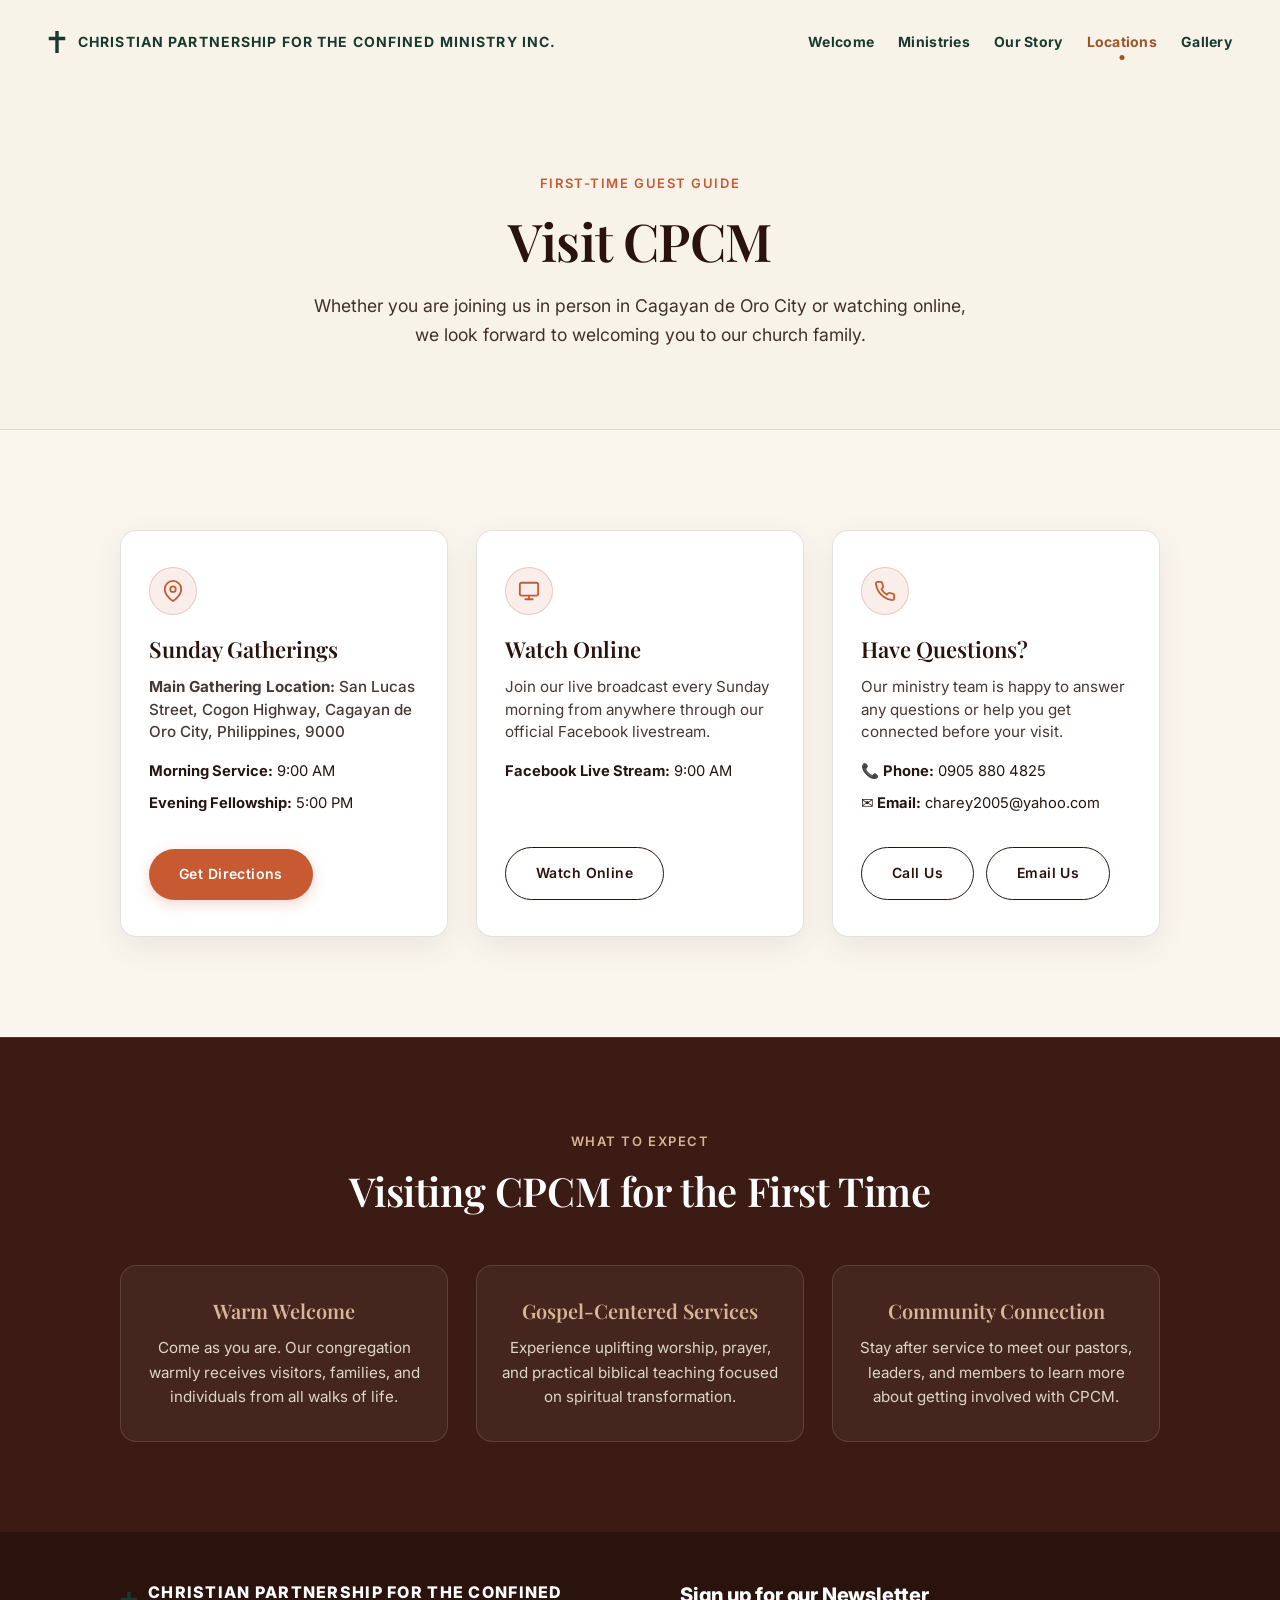
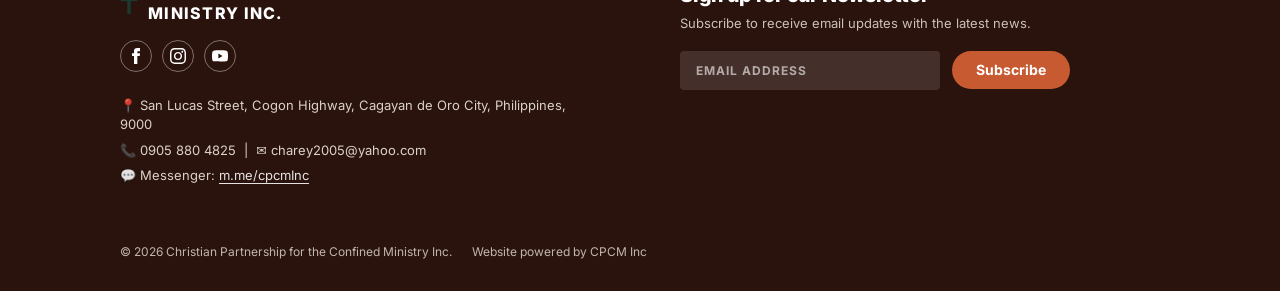
<file: locations.html>
<!DOCTYPE html>
<html lang="en">

<head>
  <meta charset="UTF-8">
  <meta name="viewport" content="width=device-width, initial-scale=1.0">
  <meta name="description"
    content="Visit Christian Partnership for the Confined Ministry Inc. — Sunday Gatherings in San Lucas Street, Cogon Highway, Cagayan de Oro City. Service times, directions, Facebook Live, and contact info.">
  <title>Locations & Visit — Christian Partnership for the Confined Ministry Inc.</title>

  <!-- Typography Tokens via Google Fonts -->
  <link rel="preconnect" href="https://fonts.googleapis.com">
  <link rel="preconnect" href="https://fonts.gstatic.com" crossorigin>
  <link
    href="https://fonts.googleapis.com/css2?family=Inter:wght@400;500;600;700&family=Playfair+Display:ital,wght@0,400;0,600;0,700;1,400&display=swap"
    rel="stylesheet">

  <style>
    /* ==========================================================================
       DESIGN SYSTEM & TOKENS
       ========================================================================== */
    :root {
      --color-forest: #3B1B14;
      --color-forest-dark: #2A120D;
      --color-cream: #F7F3E9;
      --color-cream-light: #FAF6EE;
      --color-sage: #D9B496;
      --color-teal-btn: #C85A32;
      --color-teal-hover: #AC4924;
      --color-rust: #E08238;
      --color-white: #FFFFFF;
      --color-text-dark: #261611;
      --color-text-light: #F3EDE2;
      --color-border-dark: rgba(38, 22, 17, 0.12);
      --color-border-light: rgba(243, 237, 226, 0.18);

      --font-serif: 'Playfair Display', Georgia, serif;
      --font-sans: 'Inter', system-ui, -apple-system, BlinkMacSystemFont, 'Segoe UI', Roboto, sans-serif;

      --container-width: 1200px;
      --gutter-mobile: 24px;
      --gutter-desktop: 80px;
      --section-pad-desktop: 140px;
      --section-pad-mobile: 72px;

      --transition-smooth: all 0.3s cubic-bezier(0.16, 1, 0.3, 1);
      --shadow-subtle: 0 10px 30px rgba(59, 27, 20, 0.08);
      --shadow-hover: 0 20px 40px rgba(59, 27, 20, 0.15);
    }

    *,
    *::before,
    *::after {
      box-sizing: border-box;
      margin: 0;
      padding: 0;
    }

    html {
      scroll-behavior: smooth;
      font-size: 16px;
      height: 100%;
    }

    body {
      font-family: var(--font-sans);
      background-color: var(--color-cream-light);
      color: var(--color-text-dark);
      line-height: 1.6;
      -webkit-font-smoothing: antialiased;
      -moz-osx-font-smoothing: grayscale;
      overflow-x: hidden;
      min-height: 100vh;
      display: flex;
      flex-direction: column;
    }

    img {
      max-width: 100%;
      height: auto;
      display: block;
      object-fit: cover;
    }

    a {
      color: inherit;
      text-decoration: none;
      transition: var(--transition-smooth);
    }

    button,
    input {
      font-family: inherit;
      font-size: inherit;
      border: none;
      outline: none;
    }

    .container {
      width: 100%;
      max-width: var(--container-width);
      margin: 0 auto;
      padding-left: var(--gutter-mobile);
      padding-right: var(--gutter-mobile);
    }

    @media (min-width: 768px) {
      .container {
        padding-left: var(--gutter-desktop);
        padding-right: var(--gutter-desktop);
      }
    }

    .eyebrow {
      font-family: var(--font-sans);
      font-size: 13px;
      font-weight: 600;
      text-transform: uppercase;
      letter-spacing: 0.12em;
      color: var(--color-teal-btn);
      display: inline-block;
      margin-bottom: 16px;
    }

    h1,
    .h1 {
      font-family: var(--font-serif);
      font-size: clamp(34px, 4.5vw, 52px);
      line-height: 1.18;
      font-weight: 600;
      letter-spacing: -0.01em;
      margin-bottom: 24px;
    }

    h2,
    .h2 {
      font-family: var(--font-serif);
      font-size: clamp(28px, 3.5vw, 40px);
      line-height: 1.2;
      font-weight: 600;
      letter-spacing: -0.01em;
      margin-bottom: 20px;
    }

    h3,
    .h3 {
      font-family: var(--font-serif);
      font-size: 22px;
      line-height: 1.3;
      font-weight: 600;
      margin-bottom: 12px;
    }

    .btn {
      display: inline-flex;
      align-items: center;
      justify-content: center;
      padding: 14px 30px;
      border-radius: 999px;
      font-family: var(--font-sans);
      font-size: 14px;
      font-weight: 600;
      letter-spacing: 0.03em;
      cursor: pointer;
      transition: var(--transition-smooth);
      white-space: nowrap;
      text-align: center;
    }

    .btn-teal-pill {
      background-color: var(--color-teal-btn);
      color: var(--color-white);
      box-shadow: 0 4px 14px rgba(200, 90, 50, 0.25);
    }

    .btn-teal-pill:hover,
    .btn-teal-pill:focus-visible {
      background-color: var(--color-teal-hover);
      transform: translateY(-2px);
      box-shadow: 0 8px 20px rgba(200, 90, 50, 0.35);
    }

    .btn-outline-dark {
      border: 1.5px solid var(--color-text-dark);
      background-color: transparent;
      color: var(--color-forest-dark);
    }

    .btn-outline-dark:hover,
    .btn-outline-dark:focus-visible {
      background-color: var(--color-forest-dark);
      color: var(--color-white);
      transform: translateY(-2px);
    }

    /* HEADER & NAVIGATION */
    .site-header {
      position: absolute;
      top: 0;
      left: 0;
      width: 100%;
      z-index: 1000;
      padding: 24px 0;
      background: transparent;
      transition: background-color 0.4s cubic-bezier(0.16, 1, 0.3, 1),
        padding 0.4s ease,
        box-shadow 0.4s ease,
        backdrop-filter 0.4s ease;
    }

    .site-header.scrolled {
      position: fixed;
      background-color: rgba(255, 255, 255, 0.95);
      backdrop-filter: blur(12px);
      -webkit-backdrop-filter: blur(12px);
      padding: 16px 0;
      box-shadow: 0 4px 20px rgba(0, 0, 0, 0.08);
      border-bottom: 1px solid rgba(27, 58, 47, 0.08);
    }

    .header-container {
      display: flex;
      align-items: center;
      justify-content: space-between;
      padding-left: var(--gutter-mobile);
      padding-right: var(--gutter-mobile);
      max-width: 1440px;
      margin: 0 auto;
      width: 100%;
    }

    @media (min-width: 992px) {
      .header-container {
        padding-left: 32px;
        padding-right: 32px;
      }
    }

    @media (min-width: 1200px) {
      .header-container {
        padding-left: 48px;
        padding-right: 48px;
      }
    }

    .brand-logo {
      display: flex;
      align-items: center;
      gap: 10px;
      font-family: var(--font-sans);
      font-weight: 700;
      font-size: 13px;
      letter-spacing: 0.06em;
      color: #1b3a2f;
      text-transform: uppercase;
      z-index: 1002;
      transition: color 0.3s ease;
      line-height: 1;
      white-space: nowrap;
      margin-right: 16px;
    }

    .brand-text-full {
      display: none;
    }

    .brand-text-short {
      display: inline;
      font-size: 15px;
      letter-spacing: 0.08em;
    }

    @media (min-width: 768px) {
      .brand-text-full {
        display: inline;
      }
      .brand-text-short {
        display: none;
      }
    }

    @media (min-width: 1200px) {
      .brand-logo {
        font-size: 14px;
        gap: 12px;
        letter-spacing: 0.08em;
        margin-right: 24px;
      }
    }

    .cross-icon {
      width: 18px;
      height: 22px;
      flex-shrink: 0;
      fill: #1b3a2f;
      transition: var(--transition-smooth);
    }

    .main-nav {
      display: none;
    }

    @media (min-width: 992px) {
      .main-nav {
        display: flex;
        align-items: center;
      }
    }

    .nav-list {
      display: flex;
      align-items: center;
      list-style: none;
      gap: 16px;
    }

    @media (min-width: 1200px) {
      .nav-list {
        gap: 24px;
      }
    }

    @media (min-width: 1400px) {
      .nav-list {
        gap: 32px;
      }
    }

    .nav-link {
      font-family: var(--font-sans);
      font-size: 14px;
      font-weight: 700;
      line-height: 1.4;
      letter-spacing: 0.02em;
      color: #1b3a2f;
      position: relative;
      padding: 8px 0;
      transition: color 0.3s ease;
      display: inline-block;
      white-space: nowrap;
    }

    .nav-link:hover,
    .nav-link:focus-visible {
      color: #9E532B;
    }

    .nav-link.active {
      color: #9E532B;
      font-weight: 700;
    }

    .nav-link.active::after {
      content: '';
      position: absolute;
      bottom: 0px;
      left: 50%;
      transform: translateX(-50%);
      width: 5px;
      height: 5px;
      background-color: #9E532B;
      border-radius: 50%;
    }

    .search-trigger-btn {
      background: none;
      color: #1b3a2f;
      cursor: pointer;
      display: flex;
      align-items: center;
      justify-content: center;
      padding: 6px;
      border-radius: 50%;
      transition: var(--transition-smooth);
      margin-left: 8px;
      border: none;
      outline: none;
    }

    .search-trigger-btn:hover {
      color: #9E532B;
      transform: scale(1.1);
    }

    .mobile-menu-toggle {
      display: flex;
      flex-direction: column;
      justify-content: space-between;
      width: 28px;
      height: 20px;
      background: transparent;
      cursor: pointer;
      z-index: 1002;
    }

    @media (min-width: 992px) {
      .mobile-menu-toggle {
        display: none;
      }
    }

    .mobile-menu-toggle span {
      width: 100%;
      height: 2px;
      background-color: var(--color-forest);
      border-radius: 2px;
      transition: var(--transition-smooth);
    }

    .mobile-menu-toggle.open span {
      background-color: var(--color-white) !important;
    }

    .mobile-menu-toggle.open span:nth-child(1) {
      transform: translateY(9px) rotate(45deg);
    }

    .mobile-menu-toggle.open span:nth-child(2) {
      opacity: 0;
    }

    .mobile-menu-toggle.open span:nth-child(3) {
      transform: translateY(-9px) rotate(-45deg);
    }

    .mobile-drawer {
      position: fixed;
      top: 0;
      right: -100%;
      width: 100%;
      max-width: 380px;
      height: 100vh;
      background-color: var(--color-forest);
      z-index: 1010;
      padding: 24px 28px 40px;
      display: flex;
      flex-direction: column;
      justify-content: flex-start;
      transition: right 0.4s cubic-bezier(0.16, 1, 0.3, 1);
      box-shadow: -10px 0 30px rgba(0, 0, 0, 0.3);
    }

    .drawer-header {
      display: flex;
      justify-content: flex-end;
      align-items: center;
      margin-bottom: 32px;
      width: 100%;
    }

    .drawer-close-btn {
      background: transparent;
      border: none;
      color: var(--color-white);
      cursor: pointer;
      padding: 8px;
      display: flex;
      align-items: center;
      justify-content: center;
      border-radius: 50%;
      transition: background-color 0.2s ease, transform 0.2s ease;
    }

    .drawer-close-btn:hover,
    .drawer-close-btn:focus-visible {
      background-color: rgba(255, 255, 255, 0.15);
      transform: scale(1.08);
    }

    .mobile-drawer.open {
      right: 0;
    }

    .mobile-nav-list {
      list-style: none;
      display: flex;
      flex-direction: column;
      gap: 28px;
    }

    .mobile-nav-link {
      font-family: var(--font-serif);
      font-size: 28px;
      color: var(--color-white);
      display: block;
    }

    .mobile-nav-link.active {
      color: var(--color-sage);
      position: relative;
    }

    .drawer-backdrop {
      position: fixed;
      top: 0;
      left: 0;
      width: 100vw;
      height: 100vh;
      background-color: rgba(0, 0, 0, 0.5);
      backdrop-filter: blur(4px);
      z-index: 1009;
      opacity: 0;
      pointer-events: none;
      transition: opacity 0.3s ease;
    }

    .drawer-backdrop.open {
      opacity: 1;
      pointer-events: auto;
    }

    /* PAGE HERO */
    .page-hero {
      padding-top: 170px;
      padding-bottom: 80px;
      background-color: var(--color-cream);
      color: var(--color-text-dark);
      text-align: center;
      border-bottom: 1px solid var(--color-border-dark);
    }

    .page-hero h1 {
      color: var(--color-forest-dark);
      max-width: 800px;
      margin: 0 auto 20px auto;
    }

    .page-hero p {
      max-width: 680px;
      margin: 0 auto;
      font-size: 1.1rem;
      opacity: 0.88;
      line-height: 1.65;
    }

    /* PLAN YOUR VISIT SECTION */
    .plan-visit-section {
      padding: var(--section-pad-mobile) 0;
      background-color: var(--color-cream-light);
    }

    @media (min-width: 992px) {
      .plan-visit-section {
        padding: 100px 0;
      }
    }

    .plan-visit-grid {
      display: grid;
      grid-template-columns: 1fr;
      gap: 32px;
    }

    @media (min-width: 768px) {
      .plan-visit-grid {
        grid-template-columns: repeat(3, 1fr);
        gap: 28px;
      }
    }

    .plan-card {
      background-color: var(--color-white);
      border-radius: 16px;
      padding: 36px 28px;
      box-shadow: var(--shadow-subtle);
      border: 1px solid var(--color-border-dark);
      display: flex;
      flex-direction: column;
      transition: var(--transition-smooth);
    }

    .plan-card:hover {
      transform: translateY(-4px);
      box-shadow: var(--shadow-hover);
    }

    .plan-card-icon-badge {
      width: 48px;
      height: 48px;
      border-radius: 50%;
      background-color: rgba(200, 90, 50, 0.1);
      border: 1px solid rgba(200, 90, 50, 0.25);
      display: flex;
      align-items: center;
      justify-content: center;
      color: var(--color-teal-btn);
      margin-bottom: 20px;
      flex-shrink: 0;
    }

    .plan-card-icon-badge svg {
      width: 22px;
      height: 22px;
      stroke: var(--color-teal-btn);
      fill: none;
      stroke-width: 2;
      stroke-linecap: round;
      stroke-linejoin: round;
    }

    .plan-card h3 {
      color: var(--color-forest-dark);
    }

    .plan-card p {
      font-size: 0.95rem;
      color: var(--color-text-dark);
      opacity: 0.85;
      margin-bottom: 16px;
      line-height: 1.5;
    }

    .plan-card-address {
      font-weight: 500;
    }

    .plan-times-list,
    .plan-contact-list {
      list-style: none;
      padding: 0;
      margin: 0 0 24px 0;
      font-size: 0.92rem;
    }

    .plan-times-list li,
    .plan-contact-list li {
      margin-bottom: 8px;
      color: var(--color-text-dark);
    }

    .plan-card-actions {
      margin-top: auto;
    }

    .plan-card-actions-row {
      margin-top: auto;
      display: flex;
      gap: 12px;
      flex-wrap: wrap;
    }

    /* WHAT TO EXPECT SECTION */
    .expect-section {
      background-color: var(--color-forest);
      color: var(--color-text-light);
      padding: 90px 0;
      border-top: 1px solid rgba(243, 237, 226, 0.12);
    }

    .expect-header {
      text-align: center;
      max-width: 700px;
      margin: 0 auto 50px auto;
    }

    .expect-header h2 {
      color: var(--color-white);
    }

    .expect-grid {
      display: grid;
      grid-template-columns: 1fr;
      gap: 28px;
    }

    @media (min-width: 768px) {
      .expect-grid {
        grid-template-columns: repeat(3, 1fr);
      }
    }

    .expect-card {
      background: rgba(255, 255, 255, 0.05);
      border: 1px solid rgba(255, 255, 255, 0.12);
      border-radius: 16px;
      padding: 32px 24px;
      text-align: center;
    }

    .expect-card h3 {
      font-family: var(--font-serif);
      font-size: 20px;
      color: var(--color-sage);
      margin-bottom: 12px;
    }

    .expect-card p {
      font-size: 0.95rem;
      opacity: 0.88;
      line-height: 1.6;
      margin: 0;
    }

    /* FOOTER */
    .site-footer {
      background-color: var(--color-forest-dark);
      color: var(--color-text-light);
      padding-top: 50px;
      padding-bottom: 30px;
      margin-top: auto;
    }

    .footer-grid-2col {
      display: grid;
      grid-template-columns: 1fr;
      gap: 40px;
      margin-bottom: 40px;
      align-items: start;
    }

    @media (min-width: 840px) {
      .footer-grid-2col {
        grid-template-columns: 1fr 1fr;
        gap: 80px;
      }
    }

    .footer-brand {
      display: flex;
      align-items: center;
      gap: 10px;
      font-weight: 800;
      font-size: 16px;
      letter-spacing: 0.08em;
      margin-bottom: 16px;
      line-height: 1.3;
      color: var(--color-white);
      text-transform: uppercase;
    }

    .social-icons-row {
      display: flex;
      align-items: center;
      gap: 10px;
      margin-bottom: 24px;
    }

    .social-icon-circle {
      width: 32px;
      height: 32px;
      border-radius: 50%;
      border: 1px solid rgba(255, 255, 255, 0.4);
      display: flex;
      align-items: center;
      justify-content: center;
      color: var(--color-white);
      transition: var(--transition-smooth);
    }

    .social-icon-circle:hover {
      background-color: var(--color-teal-btn);
      border-color: var(--color-teal-btn);
      color: var(--color-white);
      transform: translateY(-2px);
    }

    .footer-contact-details {
      list-style: none;
      display: flex;
      flex-direction: column;
      gap: 6px;
      font-size: 13px;
      color: var(--color-text-light);
      opacity: 0.88;
      line-height: 1.5;
    }

    .footer-contact-details a {
      color: var(--color-white);
      text-decoration: underline;
      text-underline-offset: 3px;
    }

    .footer-newsletter-box h3 {
      font-family: var(--font-sans);
      font-weight: 800;
      font-size: 20px;
      color: var(--color-white);
      margin-bottom: 6px;
      letter-spacing: -0.01em;
    }

    .footer-newsletter-box p {
      font-size: 13px;
      color: var(--color-text-light);
      opacity: 0.8;
      margin-bottom: 18px;
      line-height: 1.4;
    }

    .newsletter-form-inline {
      display: flex;
      align-items: center;
      gap: 12px;
      margin-bottom: 16px;
    }

    .newsletter-feedback-msg {
      margin-top: 10px;
      font-size: 13px;
      line-height: 1.4;
      color: #fce7f3;
      background-color: rgba(255, 255, 255, 0.12);
      border-left: 3px solid var(--color-sage);
      padding: 10px 14px;
      border-radius: 4px;
      display: none;
    }

    .newsletter-feedback-msg.active {
      display: block;
    }

    .newsletter-input-dark {
      flex: 1;
      max-width: 260px;
      background-color: rgba(255, 255, 255, 0.12);
      border: none;
      border-radius: 4px;
      padding: 12px 16px;
      color: var(--color-white);
      font-size: 12px;
      font-weight: 700;
      letter-spacing: 0.08em;
    }

    .newsletter-input-dark::placeholder {
      color: rgba(255, 255, 255, 0.6);
      text-transform: uppercase;
      font-size: 12px;
      font-weight: 700;
      letter-spacing: 0.08em;
    }

    .btn-emerald-pill {
      background-color: var(--color-teal-btn);
      color: var(--color-white);
      border: none;
      border-radius: 999px;
      padding: 12px 24px;
      font-size: 14px;
      font-weight: 700;
      cursor: pointer;
      transition: background-color 0.2s ease, transform 0.2s ease;
      display: inline-flex;
      align-items: center;
      justify-content: center;
      line-height: 1;
    }

    .btn-emerald-pill:hover {
      background-color: var(--color-teal-hover);
      transform: translateY(-1px);
    }

    .footer-bottom-bar {
      padding-top: 16px;
      display: flex;
      flex-direction: column;
      gap: 10px;
      align-items: flex-start;
      font-size: 12px;
      color: var(--color-text-light);
      opacity: 0.75;
    }

    @media (min-width: 640px) {
      .footer-bottom-bar {
        flex-direction: row;
        align-items: center;
        gap: 20px;
      }
    }

    /* SEARCH MODAL */
    .search-modal {
      position: fixed;
      top: 0;
      left: 0;
      width: 100vw;
      height: 100vh;
      background-color: rgba(42, 18, 13, 0.96);
      backdrop-filter: blur(16px);
      z-index: 2000;
      display: flex;
      align-items: center;
      justify-content: center;
      padding: 24px;
      opacity: 0;
      pointer-events: none;
      transition: opacity 0.3s ease;
    }

    .search-modal.active {
      opacity: 1;
      pointer-events: auto;
    }

    .search-modal-content {
      width: 100%;
      max-width: 600px;
      position: relative;
    }

    .search-modal-close {
      position: absolute;
      top: -60px;
      right: 0;
      background: none;
      color: var(--color-white);
      font-size: 32px;
      cursor: pointer;
    }

    .search-big-input {
      width: 100%;
      background: transparent;
      border: none;
      border-bottom: 2px solid var(--color-sage);
      font-family: var(--font-serif);
      font-size: 32px;
      color: var(--color-white);
      padding: 16px 0;
    }

    .search-big-input::placeholder {
      color: rgba(255, 255, 255, 0.4);
    }
  </style>
</head>

<body>

  <!-- HEADER & NAVIGATION -->
  <header class="site-header" id="main-header">
    <div class="container header-container">
      <a href="index.html" class="brand-logo" aria-label="Christian Partnership for the Confined Ministry Inc. Homepage">
        <svg class="cross-icon" viewBox="0 0 24 32" aria-hidden="true">
          <path d="M9.5 0H14.5V8.5H24V13.5H14.5V32H9.5V13.5H0V8.5H9.5V0Z" />
        </svg>
        <span class="brand-text-full">CHRISTIAN PARTNERSHIP FOR THE CONFINED MINISTRY INC.</span>
        <span class="brand-text-short">CPCM</span>
      </a>

      <nav class="main-nav" aria-label="Main Navigation">
        <ul class="nav-list">
          <li><a href="index.html" class="nav-link">Welcome</a></li>
          <li><a href="ministries.html" class="nav-link">Ministries</a></li>
          <li><a href="our-story.html" class="nav-link">Our Story</a></li>
          <li><a href="locations.html" class="nav-link active" aria-current="page">Locations</a></li>
          <li><a href="gallery.html" class="nav-link">Gallery</a></li>
        </ul>
      </nav>

      <button class="mobile-menu-toggle" id="mobile-menu-btn" aria-label="Open navigation menu" aria-expanded="false">
        <span></span>
        <span></span>
        <span></span>
      </button>
    </div>
  </header>

  <!-- MOBILE DRAWER -->
  <div class="drawer-backdrop" id="drawer-backdrop"></div>
  <aside class="mobile-drawer" id="mobile-drawer" aria-label="Mobile Navigation">
    <div class="drawer-header">
      <button class="drawer-close-btn" id="drawer-close-btn" aria-label="Close navigation menu">
        <svg width="24" height="24" viewBox="0 0 24 24" fill="none" stroke="currentColor" stroke-width="2.2" stroke-linecap="round" stroke-linejoin="round">
          <line x1="18" y1="6" x2="6" y2="18"></line>
          <line x1="6" y1="6" x2="18" y2="18"></line>
        </svg>
      </button>
    </div>
    <ul class="mobile-nav-list">
      <li><a href="index.html" class="mobile-nav-link">Welcome</a></li>
      <li><a href="ministries.html" class="mobile-nav-link">Ministries</a></li>
      <li><a href="our-story.html" class="mobile-nav-link">Our Story</a></li>
      <li><a href="locations.html" class="mobile-nav-link active" aria-current="page">Locations</a></li>
      <li><a href="gallery.html" class="mobile-nav-link">Gallery</a></li>
    </ul>
  </aside>

  <!-- PAGE HERO -->
  <section class="page-hero">
    <div class="container">
      <span class="eyebrow">FIRST-TIME GUEST GUIDE</span>
      <h1>Visit CPCM</h1>
      <p>Whether you are joining us in person in Cagayan de Oro City or watching online, we look forward to welcoming you to our church family.</p>
    </div>
  </section>

  <!-- PLAN YOUR VISIT SECTION -->
  <section class="plan-visit-section">
    <div class="container">
      <div class="plan-visit-grid">
        
        <!-- Card 1: Onsite Sunday Service -->
        <div class="plan-card">
          <div class="plan-card-icon-badge" aria-hidden="true">
            <svg viewBox="0 0 24 24">
              <path d="M21 10c0 7-9 13-9 13s-9-6-9-13a9 9 0 0 1 18 0z" />
              <circle cx="12" cy="10" r="3" />
            </svg>
          </div>
          <h3>Sunday Gatherings</h3>
          <p class="plan-card-address"><strong>Main Gathering Location:</strong> San Lucas Street, Cogon Highway, Cagayan de Oro City, Philippines, 9000</p>
          <ul class="plan-times-list">
            <li><strong>Morning Service:</strong> 9:00 AM</li>
            <li><strong>Evening Fellowship:</strong> 5:00 PM</li>
          </ul>
          <div class="plan-card-actions">
            <a href="https://maps.google.com/?q=San+Lucas+Street,+Cogon+Highway,+Cagayan+de+Oro+City,+Philippines" target="_blank" rel="noopener" class="btn btn-teal-pill">Get Directions</a>
          </div>
        </div>

        <!-- Card 2: Online Broadcast -->
        <div class="plan-card">
          <div class="plan-card-icon-badge" aria-hidden="true">
            <svg viewBox="0 0 24 24">
              <rect x="2" y="3" width="20" height="14" rx="2" ry="2" />
              <line x1="8" y1="21" x2="16" y2="21" />
              <line x1="12" y1="17" x2="12" y2="21" />
            </svg>
          </div>
          <h3>Watch Online</h3>
          <p>Join our live broadcast every Sunday morning from anywhere through our official Facebook livestream.</p>
          <ul class="plan-times-list">
            <li><strong>Facebook Live Stream:</strong> 9:00 AM</li>
          </ul>
          <div class="plan-card-actions">
            <a href="https://facebook.com/cpcmInc" target="_blank" rel="noopener" class="btn btn-outline-dark">Watch Online</a>
          </div>
        </div>

        <!-- Card 3: Contact & Questions -->
        <div class="plan-card">
          <div class="plan-card-icon-badge" aria-hidden="true">
            <svg viewBox="0 0 24 24">
              <path d="M22 16.92v3a2 2 0 0 1-2.18 2 19.79 19.79 0 0 1-8.63-3.07 19.5 19.5 0 0 1-6-6 19.79 19.79 0 0 1-3.07-8.67A2 2 0 0 1 4.11 2h3a2 2 0 0 1 2 1.72 12.84 12.84 0 0 0 .7 2.81 2 2 0 0 1-.45 2.11L8.09 9.91a16 16 0 0 0 6 6l1.27-1.27a2 2 0 0 1 2.11-.45 12.84 12.84 0 0 0 2.81.7A2 2 0 0 1 22 16.92z" />
            </svg>
          </div>
          <h3>Have Questions?</h3>
          <p>Our ministry team is happy to answer any questions or help you get connected before your visit.</p>
          <ul class="plan-contact-list">
            <li>📞 <strong>Phone:</strong> 0905 880 4825</li>
            <li>✉️ <strong>Email:</strong> charey2005@yahoo.com</li>
          </ul>
          <div class="plan-card-actions-row">
            <a href="tel:09058804825" class="btn btn-outline-dark">Call Us</a>
            <a href="mailto:charey2005@yahoo.com?subject=Visiting%20CPCM%20Inquiry" class="btn btn-outline-dark">Email Us</a>
          </div>
        </div>

      </div>
    </div>
  </section>

  <!-- WHAT TO EXPECT SECTION -->
  <section class="expect-section">
    <div class="container">
      <div class="expect-header">
        <span class="eyebrow" style="color: var(--color-sage);">WHAT TO EXPECT</span>
        <h2>Visiting CPCM for the First Time</h2>
      </div>
      <div class="expect-grid">
        <div class="expect-card">
          <h3>Warm Welcome</h3>
          <p>Come as you are. Our congregation warmly receives visitors, families, and individuals from all walks of life.</p>
        </div>
        <div class="expect-card">
          <h3>Gospel-Centered Services</h3>
          <p>Experience uplifting worship, prayer, and practical biblical teaching focused on spiritual transformation.</p>
        </div>
        <div class="expect-card">
          <h3>Community Connection</h3>
          <p>Stay after service to meet our pastors, leaders, and members to learn more about getting involved with CPCM.</p>
        </div>
      </div>
    </div>
  </section>

  <!-- FOOTER -->
  <footer class="site-footer">
    <div class="container">
      <div class="footer-grid-2col">
        <div class="footer-left-col">
          <div class="footer-brand">
            <svg class="cross-icon" viewBox="0 0 24 32" aria-hidden="true" style="width: 18px; height: 22px;">
              <path d="M9.5 0H14.5V8.5H24V13.5H14.5V32H9.5V13.5H0V8.5H9.5V0Z" />
            </svg>
            <span>CHRISTIAN PARTNERSHIP FOR THE CONFINED MINISTRY INC.</span>
          </div>

          <div class="social-icons-row" aria-label="Social Media Links">
            <a href="https://facebook.com/cpcmInc" class="social-icon-circle" aria-label="Facebook" target="_blank" rel="noopener">
              <svg width="16" height="16" fill="currentColor" viewBox="0 0 24 24">
                <path d="M9 8H6v4h3v12h5V12h3.642L18 8h-4V6.333C14 5.374 14.5 5 15.5 5H18V0h-3.808C10.592 0 9 1.583 9 4.615V8z" />
              </svg>
            </a>
            <a href="https://instagram.com/cpcmInc" class="social-icon-circle" aria-label="Instagram" target="_blank" rel="noopener">
              <svg width="16" height="16" fill="currentColor" viewBox="0 0 24 24">
                <path d="M12 2.163c3.204 0 3.584.012 4.85.07 3.252.148 4.771 1.691 4.919 4.919.058 1.265.069 1.645.069 4.849 0 3.205-.012 3.584-.069 4.849-.149 3.225-1.664 4.771-4.919 4.919-1.266.058-1.644.07-4.85.07-3.204 0-3.584-.012-4.849-.07-3.26-.149-4.771-1.699-4.919-4.92-.058-1.265-.07-1.644-.07-4.849 0-3.204.013-3.583.07-4.849.149-3.227 1.664-4.771 4.919-4.919 1.266-.057 1.645-.069 4.849-.069zm0-2.163c-3.259 0-3.667.014-4.947.072-4.358.2-6.78 2.618-6.98 6.98-.059 1.281-.073 1.689-.073 4.948 0 3.259.014 3.668.072 4.948.2 4.358 2.618 6.78 6.98 6.98 1.281.058 1.689.072 4.948.072 3.259 0 3.668-.014 4.948-.072 4.354-.2 6.782-2.618 6.979-6.98.059-1.28.073-1.689.073-4.948 0-3.259-.014-3.667-.072-4.947-.196-4.354-2.617-6.78-6.979-6.98-1.281-.059-1.69-.073-4.949-.073zm0 5.838c-3.403 0-6.162 2.759-6.162 6.162s2.759 6.163 6.162 6.163 6.162-2.759 6.162-6.163c0-3.403-2.759-6.162-6.162-6.162zm0 10.162c-2.209 0-4-1.79-4-4 0-2.209 1.791-4 4-4s4 1.791 4 4c0 2.21-1.791 4-4 4zm6.406-11.845c-.796 0-1.441.645-1.441 1.44s.645 1.44 1.441 1.44c.795 0 1.439-.645 1.439-1.44s-.644-1.44-1.439-1.44z" />
              </svg>
            </a>
            <a href="https://youtube.com/cpcmInc" class="social-icon-circle" aria-label="YouTube" target="_blank" rel="noopener">
              <svg width="16" height="16" fill="currentColor" viewBox="0 0 24 24">
                <path d="M23.498 6.186a3.016 3.016 0 0 0-2.122-2.136C19.505 3.545 12 3.545 12 3.545s-7.505 0-9.377.505A3.017 3.017 0 0 0 .502 6.186C0 8.07 0 12 0 12s0 3.93.502 5.814a3.016 3.016 0 0 0 2.122 2.136c1.871.505 9.376.505 9.376.505s7.505 0 9.377-.505a3.015 3.015 0 0 0 2.122-2.136C24 15.93 24 12 24 12s0-3.93-.502-5.814zM9.545 15.568V8.432L15.818 12l-6.273 3.568z" />
              </svg>
            </a>
          </div>

          <ul class="footer-contact-details">
            <li>📍 San Lucas Street, Cogon Highway, Cagayan de Oro City, Philippines, 9000</li>
            <li>📞 0905 880 4825 &nbsp;|&nbsp; ✉️ charey2005@yahoo.com</li>
            <li>💬 Messenger: <a href="https://m.me/cpcmInc" target="_blank" rel="noopener">m.me/cpcmInc</a></li>
          </ul>
        </div>

        <div class="footer-newsletter-box">
          <h3>Sign up for our Newsletter</h3>
          <p>Subscribe to receive email updates with the latest news.</p>
          <form class="newsletter-form-inline" id="newsletter-form" onsubmit="handleSubscribe(event)">
            <input type="email" id="newsletter-email" placeholder="EMAIL ADDRESS" class="newsletter-input-dark" required aria-label="Email Address">
            <button type="submit" class="btn-emerald-pill">Subscribe</button>
          </form>
          <div id="newsletter-feedback" class="newsletter-feedback-msg" role="status" aria-live="polite"></div>
        </div>
      </div>

      <div class="footer-bottom-bar">
        <div>
          <span>© 2026 Christian Partnership for the Confined Ministry Inc.</span>
        </div>
        <div>
          <span>Website powered by CPCM Inc</span>
        </div>
      </div>
    </div>
  </footer>

  <!-- INTERACTIVE JS -->
  <script>
    document.addEventListener('DOMContentLoaded', () => {
      const header = document.getElementById('main-header');
      window.addEventListener('scroll', () => {
        if (window.scrollY > 40) {
          header.classList.add('scrolled');
        } else {
          header.classList.remove('scrolled');
        }
      });

      const mobileBtn = document.getElementById('mobile-menu-btn');
      const drawerCloseBtn = document.getElementById('drawer-close-btn');
      const mobileDrawer = document.getElementById('mobile-drawer');
      const drawerBackdrop = document.getElementById('drawer-backdrop');
      const mobileNavLinks = document.querySelectorAll('.mobile-nav-link');

      function toggleDrawer(open) {
        const isOpen = open !== undefined ? open : !mobileDrawer.classList.contains('open');
        mobileDrawer.classList.toggle('open', isOpen);
        drawerBackdrop.classList.toggle('open', isOpen);
        if (mobileBtn) {
          mobileBtn.classList.toggle('open', isOpen);
          mobileBtn.setAttribute('aria-expanded', isOpen ? 'true' : 'false');
          mobileBtn.setAttribute('aria-label', isOpen ? 'Close navigation menu' : 'Open navigation menu');
        }
        document.body.style.overflow = isOpen ? 'hidden' : '';
      }

      if (mobileBtn) mobileBtn.addEventListener('click', () => toggleDrawer());
      if (drawerCloseBtn) drawerCloseBtn.addEventListener('click', () => toggleDrawer(false));
      if (drawerBackdrop) drawerBackdrop.addEventListener('click', () => toggleDrawer(false));
      mobileNavLinks.forEach(link => link.addEventListener('click', () => toggleDrawer(false)));

      document.addEventListener('keydown', (e) => {
        if (e.key === 'Escape') {
          toggleDrawer(false);
        }
      });
    });

    function handleSubscribe(e) {
      e.preventDefault();
      const feedback = document.getElementById('newsletter-feedback');
      const input = document.getElementById('newsletter-email');
      if (feedback) {
        feedback.textContent = "Newsletter signup isn't available yet. Please contact CPCM if you'd like to receive updates.";
        feedback.classList.add('active');
      }
      if (input) input.value = '';
    }
  </script>
</body>

</html>
</file>
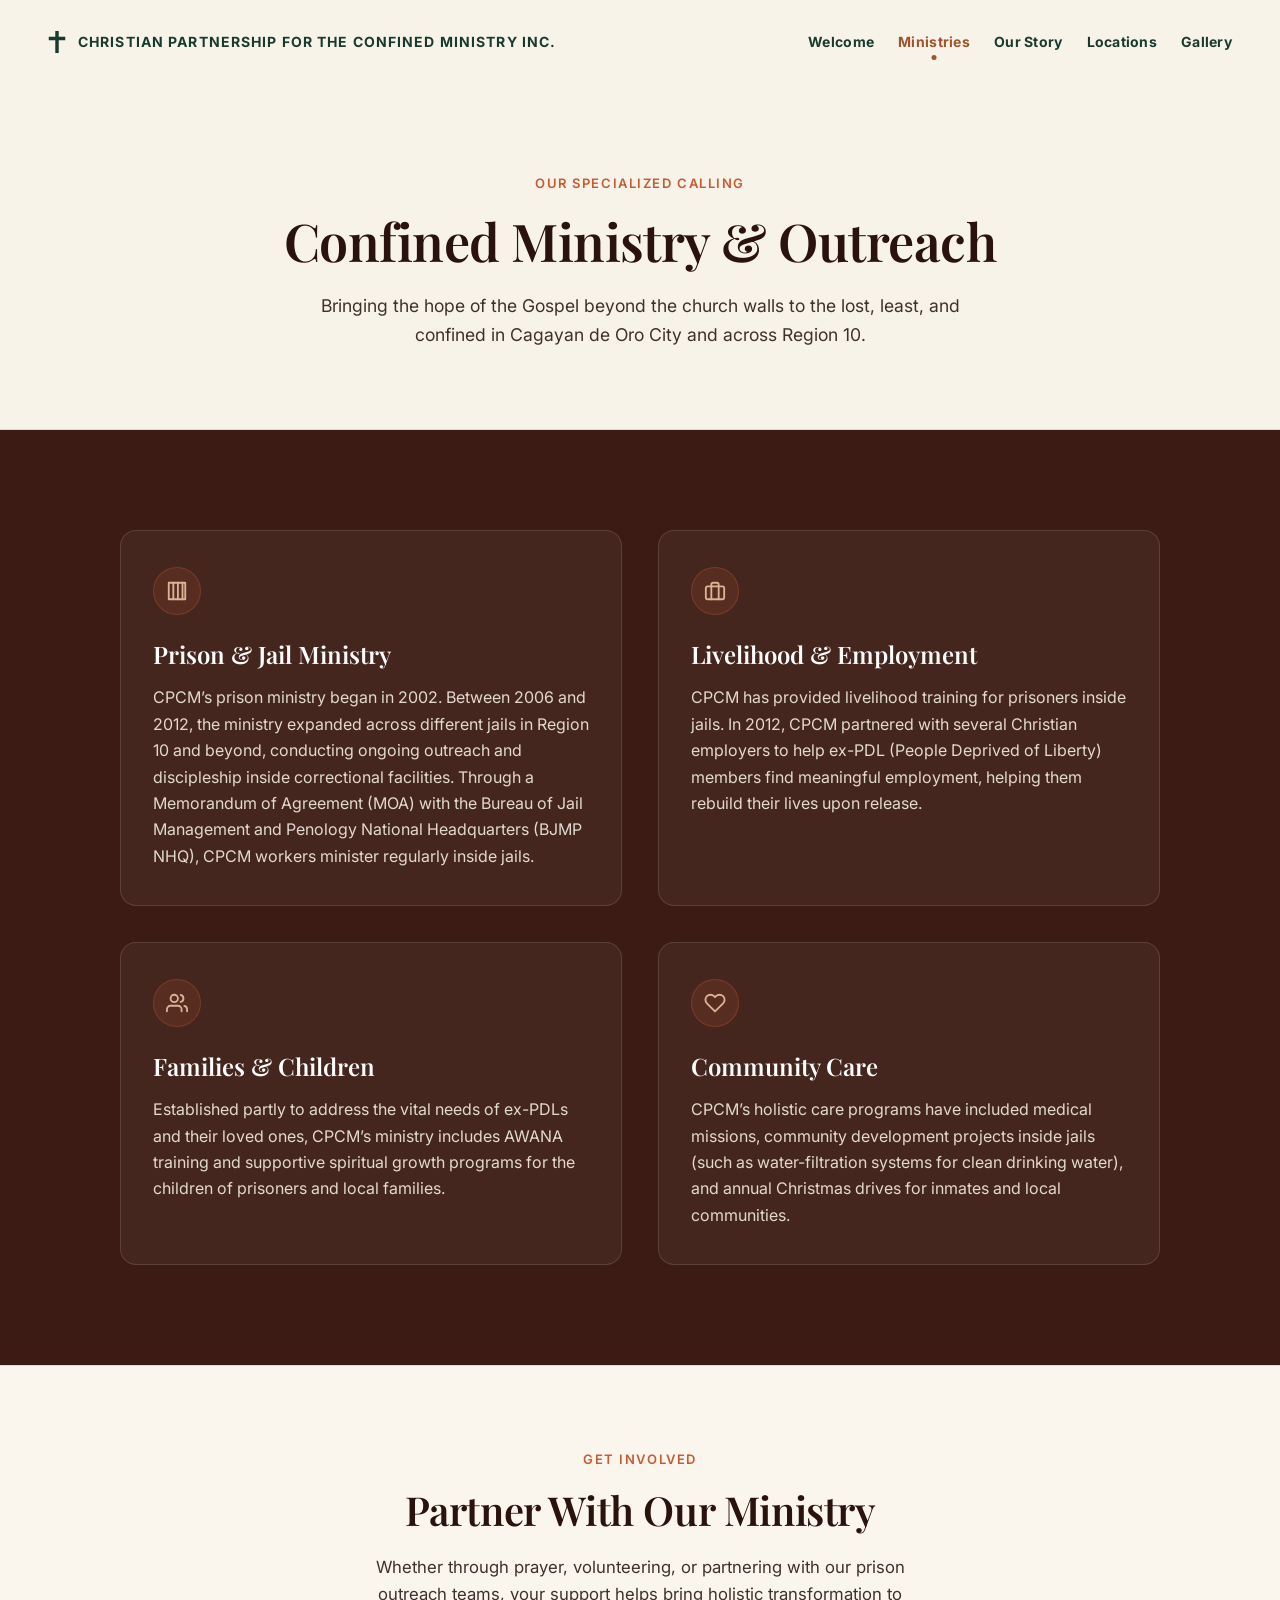
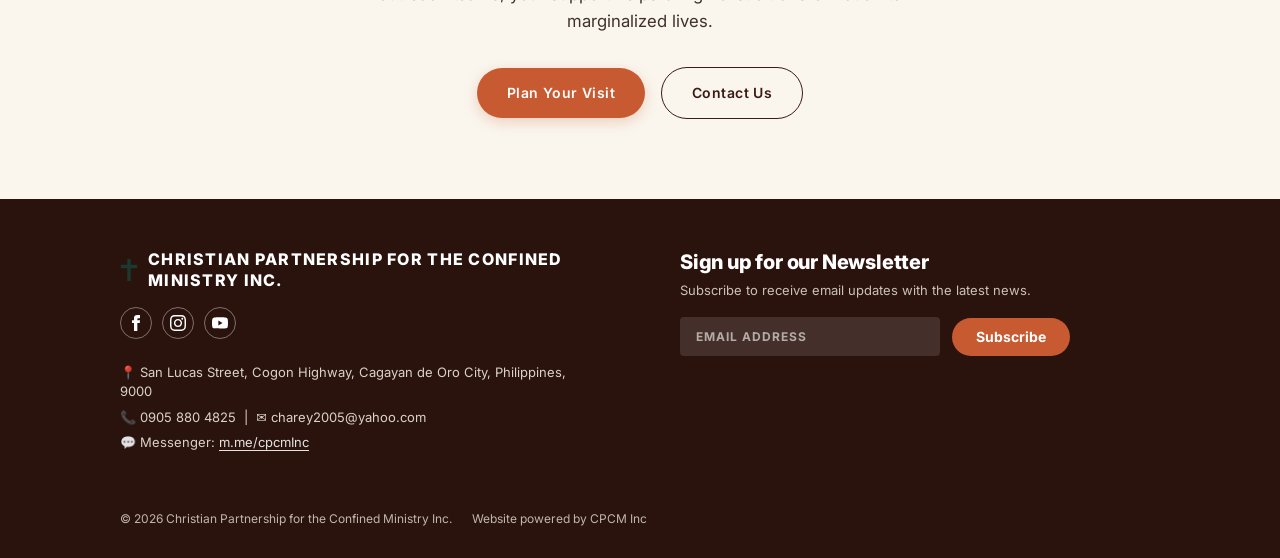
<file: ministries.html>
<!DOCTYPE html>
<html lang="en">

<head>
  <meta charset="UTF-8">
  <meta name="viewport" content="width=device-width, initial-scale=1.0">
  <meta name="description"
    content="Confined Ministry & Outreach at Christian Partnership for the Confined Ministry Inc. — Prison & Jail Ministry, Livelihood & Employment, Families & Children, and Community Care in Cagayan de Oro and Region 10.">
  <title>Ministries — Christian Partnership for the Confined Ministry Inc.</title>

  <!-- Typography Tokens via Google Fonts -->
  <link rel="preconnect" href="https://fonts.googleapis.com">
  <link rel="preconnect" href="https://fonts.gstatic.com" crossorigin>
  <link
    href="https://fonts.googleapis.com/css2?family=Inter:wght@400;500;600;700&family=Playfair+Display:ital,wght@0,400;0,600;0,700;1,400&display=swap"
    rel="stylesheet">

  <style>
    /* ==========================================================================
       DESIGN SYSTEM & TOKENS
       ========================================================================== */
    :root {
      --color-forest: #3B1B14;
      --color-forest-dark: #2A120D;
      --color-cream: #F7F3E9;
      --color-cream-light: #FAF6EE;
      --color-sage: #D9B496;
      --color-teal-btn: #C85A32;
      --color-teal-hover: #AC4924;
      --color-rust: #E08238;
      --color-white: #FFFFFF;
      --color-text-dark: #261611;
      --color-text-light: #F3EDE2;
      --color-border-dark: rgba(38, 22, 17, 0.12);
      --color-border-light: rgba(243, 237, 226, 0.18);

      --font-serif: 'Playfair Display', Georgia, serif;
      --font-sans: 'Inter', system-ui, -apple-system, BlinkMacSystemFont, 'Segoe UI', Roboto, sans-serif;

      --container-width: 1200px;
      --gutter-mobile: 24px;
      --gutter-desktop: 80px;
      --section-pad-desktop: 140px;
      --section-pad-mobile: 72px;

      --transition-smooth: all 0.3s cubic-bezier(0.16, 1, 0.3, 1);
      --shadow-subtle: 0 10px 30px rgba(59, 27, 20, 0.08);
      --shadow-hover: 0 20px 40px rgba(59, 27, 20, 0.15);
    }

    *,
    *::before,
    *::after {
      box-sizing: border-box;
      margin: 0;
      padding: 0;
    }

    html {
      scroll-behavior: smooth;
      font-size: 16px;
      height: 100%;
    }

    body {
      font-family: var(--font-sans);
      background-color: var(--color-forest);
      color: var(--color-text-light);
      line-height: 1.6;
      -webkit-font-smoothing: antialiased;
      -moz-osx-font-smoothing: grayscale;
      overflow-x: hidden;
      min-height: 100vh;
      display: flex;
      flex-direction: column;
    }

    img {
      max-width: 100%;
      height: auto;
      display: block;
      object-fit: cover;
    }

    a {
      color: inherit;
      text-decoration: none;
      transition: var(--transition-smooth);
    }

    button,
    input {
      font-family: inherit;
      font-size: inherit;
      border: none;
      outline: none;
    }

    .container {
      width: 100%;
      max-width: var(--container-width);
      margin: 0 auto;
      padding-left: var(--gutter-mobile);
      padding-right: var(--gutter-mobile);
    }

    @media (min-width: 768px) {
      .container {
        padding-left: var(--gutter-desktop);
        padding-right: var(--gutter-desktop);
      }
    }

    .eyebrow {
      font-family: var(--font-sans);
      font-size: 13px;
      font-weight: 600;
      text-transform: uppercase;
      letter-spacing: 0.12em;
      color: var(--color-sage);
      display: inline-block;
      margin-bottom: 16px;
    }

    .eyebrow-dark {
      color: var(--color-teal-btn);
    }

    h1,
    .h1 {
      font-family: var(--font-serif);
      font-size: clamp(34px, 4.5vw, 52px);
      line-height: 1.18;
      font-weight: 600;
      letter-spacing: -0.01em;
      margin-bottom: 24px;
    }

    h2,
    .h2 {
      font-family: var(--font-serif);
      font-size: clamp(28px, 3.5vw, 40px);
      line-height: 1.2;
      font-weight: 600;
      letter-spacing: -0.01em;
      margin-bottom: 20px;
    }

    h3,
    .h3 {
      font-family: var(--font-serif);
      font-size: clamp(22px, 3vw, 28px);
      line-height: 1.3;
      font-weight: 600;
      margin-bottom: 12px;
    }

    .btn {
      display: inline-flex;
      align-items: center;
      justify-content: center;
      padding: 14px 30px;
      border-radius: 999px;
      font-family: var(--font-sans);
      font-size: 14px;
      font-weight: 600;
      letter-spacing: 0.03em;
      cursor: pointer;
      transition: var(--transition-smooth);
      white-space: nowrap;
      text-align: center;
    }

    .btn-teal-pill {
      background-color: var(--color-teal-btn);
      color: var(--color-white);
      box-shadow: 0 4px 14px rgba(200, 90, 50, 0.25);
    }

    .btn-teal-pill:hover,
    .btn-teal-pill:focus-visible {
      background-color: var(--color-teal-hover);
      transform: translateY(-2px);
      box-shadow: 0 8px 20px rgba(200, 90, 50, 0.35);
    }

    .btn-outline-pill {
      border: 1.5px solid currentColor;
      background-color: transparent;
      color: var(--color-white);
    }

    .btn-outline-pill:hover,
    .btn-outline-pill:focus-visible {
      background-color: var(--color-white);
      color: var(--color-forest);
      transform: translateY(-2px);
    }

    .btn:focus-visible,
    a:focus-visible,
    button:focus-visible {
      outline: 2px solid var(--color-sage);
      outline-offset: 3px;
    }

    .btn-group {
      display: flex;
      flex-wrap: wrap;
      gap: 16px;
      align-items: center;
    }

    /* HEADER & NAVIGATION */
    .site-header {
      position: absolute;
      top: 0;
      left: 0;
      width: 100%;
      z-index: 1000;
      padding: 24px 0;
      background: transparent;
      transition: background-color 0.4s cubic-bezier(0.16, 1, 0.3, 1),
        padding 0.4s ease,
        box-shadow 0.4s ease,
        backdrop-filter 0.4s ease;
    }

    .site-header.scrolled {
      position: fixed;
      background-color: rgba(255, 255, 255, 0.95);
      backdrop-filter: blur(12px);
      -webkit-backdrop-filter: blur(12px);
      padding: 16px 0;
      box-shadow: 0 4px 20px rgba(0, 0, 0, 0.08);
      border-bottom: 1px solid rgba(27, 58, 47, 0.08);
    }

    .header-container {
      display: flex;
      align-items: center;
      justify-content: space-between;
      padding-left: var(--gutter-mobile);
      padding-right: var(--gutter-mobile);
      max-width: 1440px;
      margin: 0 auto;
      width: 100%;
    }

    @media (min-width: 992px) {
      .header-container {
        padding-left: 32px;
        padding-right: 32px;
      }
    }

    @media (min-width: 1200px) {
      .header-container {
        padding-left: 48px;
        padding-right: 48px;
      }
    }

    .brand-logo {
      display: flex;
      align-items: center;
      gap: 10px;
      font-family: var(--font-sans);
      font-weight: 700;
      font-size: 13px;
      letter-spacing: 0.06em;
      color: #1b3a2f;
      text-transform: uppercase;
      z-index: 1002;
      transition: color 0.3s ease;
      line-height: 1;
      white-space: nowrap;
      margin-right: 16px;
    }

    .brand-text-full {
      display: none;
    }

    .brand-text-short {
      display: inline;
      font-size: 15px;
      letter-spacing: 0.08em;
    }

    @media (min-width: 768px) {
      .brand-text-full {
        display: inline;
      }
      .brand-text-short {
        display: none;
      }
    }

    @media (min-width: 1200px) {
      .brand-logo {
        font-size: 14px;
        gap: 12px;
        letter-spacing: 0.08em;
        margin-right: 24px;
      }
    }

    .cross-icon {
      width: 18px;
      height: 22px;
      flex-shrink: 0;
      fill: #1b3a2f;
      transition: var(--transition-smooth);
    }

    .main-nav {
      display: none;
    }

    @media (min-width: 992px) {
      .main-nav {
        display: flex;
        align-items: center;
      }
    }

    .nav-list {
      display: flex;
      align-items: center;
      list-style: none;
      gap: 16px;
    }

    @media (min-width: 1200px) {
      .nav-list {
        gap: 24px;
      }
    }

    @media (min-width: 1400px) {
      .nav-list {
        gap: 32px;
      }
    }

    .nav-link {
      font-family: var(--font-sans);
      font-size: 14px;
      font-weight: 700;
      line-height: 1.4;
      letter-spacing: 0.02em;
      color: #1b3a2f;
      position: relative;
      padding: 8px 0;
      transition: color 0.3s ease;
      display: inline-block;
      white-space: nowrap;
    }

    .nav-link:hover,
    .nav-link:focus-visible {
      color: #9E532B;
    }

    .nav-link.active {
      color: #9E532B;
      font-weight: 700;
    }

    .nav-link.active::after {
      content: '';
      position: absolute;
      bottom: 0px;
      left: 50%;
      transform: translateX(-50%);
      width: 5px;
      height: 5px;
      background-color: #9E532B;
      border-radius: 50%;
    }

    .search-trigger-btn {
      background: none;
      color: #1b3a2f;
      cursor: pointer;
      display: flex;
      align-items: center;
      justify-content: center;
      padding: 6px;
      border-radius: 50%;
      transition: var(--transition-smooth);
      margin-left: 8px;
      border: none;
      outline: none;
    }

    .search-trigger-btn:hover {
      color: #9E532B;
      transform: scale(1.1);
    }

    .mobile-menu-toggle {
      display: flex;
      flex-direction: column;
      justify-content: space-between;
      width: 28px;
      height: 20px;
      background: transparent;
      cursor: pointer;
      z-index: 1002;
    }

    @media (min-width: 992px) {
      .mobile-menu-toggle {
        display: none;
      }
    }

    .mobile-menu-toggle span {
      width: 100%;
      height: 2px;
      background-color: var(--color-forest);
      border-radius: 2px;
      transition: var(--transition-smooth);
    }

    .mobile-menu-toggle.open span {
      background-color: var(--color-white) !important;
    }

    .mobile-menu-toggle.open span:nth-child(1) {
      transform: translateY(9px) rotate(45deg);
    }

    .mobile-menu-toggle.open span:nth-child(2) {
      opacity: 0;
    }

    .mobile-menu-toggle.open span:nth-child(3) {
      transform: translateY(-9px) rotate(-45deg);
    }

    .mobile-drawer {
      position: fixed;
      top: 0;
      right: -100%;
      width: 100%;
      max-width: 380px;
      height: 100vh;
      background-color: var(--color-forest);
      z-index: 1010;
      padding: 24px 28px 40px;
      display: flex;
      flex-direction: column;
      justify-content: flex-start;
      transition: right 0.4s cubic-bezier(0.16, 1, 0.3, 1);
      box-shadow: -10px 0 30px rgba(0, 0, 0, 0.3);
    }

    .drawer-header {
      display: flex;
      justify-content: flex-end;
      align-items: center;
      margin-bottom: 32px;
      width: 100%;
    }

    .drawer-close-btn {
      background: transparent;
      border: none;
      color: var(--color-white);
      cursor: pointer;
      padding: 8px;
      display: flex;
      align-items: center;
      justify-content: center;
      border-radius: 50%;
      transition: background-color 0.2s ease, transform 0.2s ease;
    }

    .drawer-close-btn:hover,
    .drawer-close-btn:focus-visible {
      background-color: rgba(255, 255, 255, 0.15);
      transform: scale(1.08);
    }

    .mobile-drawer.open {
      right: 0;
    }

    .mobile-nav-list {
      list-style: none;
      display: flex;
      flex-direction: column;
      gap: 28px;
    }

    .mobile-nav-link {
      font-family: var(--font-serif);
      font-size: 28px;
      color: var(--color-white);
      display: block;
    }

    .mobile-nav-link.active {
      color: var(--color-sage);
      position: relative;
    }

    .drawer-backdrop {
      position: fixed;
      top: 0;
      left: 0;
      width: 100vw;
      height: 100vh;
      background-color: rgba(0, 0, 0, 0.5);
      backdrop-filter: blur(4px);
      z-index: 1009;
      opacity: 0;
      pointer-events: none;
      transition: opacity 0.3s ease;
    }

    .drawer-backdrop.open {
      opacity: 1;
      pointer-events: auto;
    }

    /* PAGE HERO */
    .page-hero {
      padding-top: 170px;
      padding-bottom: 80px;
      background-color: var(--color-cream);
      color: var(--color-text-dark);
      text-align: center;
      border-bottom: 1px solid var(--color-border-dark);
    }

    .page-hero h1 {
      color: var(--color-forest-dark);
      max-width: 800px;
      margin: 0 auto 20px auto;
    }

    .page-hero p {
      max-width: 680px;
      margin: 0 auto;
      font-size: 1.1rem;
      opacity: 0.88;
      line-height: 1.65;
    }

    /* CONFINED MINISTRY CARDS SECTION */
    .confined-ministry-section {
      background-color: var(--color-forest);
      color: var(--color-text-light);
      padding: var(--section-pad-mobile) 0;
    }

    @media (min-width: 768px) {
      .confined-ministry-section {
        padding: 100px 0;
      }
    }

    .confined-grid {
      display: grid;
      grid-template-columns: 1fr;
      gap: 32px;
    }

    @media (min-width: 768px) {
      .confined-grid {
        grid-template-columns: repeat(2, 1fr);
        gap: 36px;
      }
    }

    .confined-card {
      background: rgba(255, 255, 255, 0.05);
      border: 1px solid rgba(255, 255, 255, 0.12);
      border-radius: 16px;
      padding: 36px 32px;
      transition: var(--transition-smooth);
      display: flex;
      flex-direction: column;
    }

    .confined-card:hover {
      transform: translateY(-4px);
      background: rgba(255, 255, 255, 0.08);
      border-color: rgba(255, 255, 255, 0.22);
    }

    .confined-card-icon {
      width: 48px;
      height: 48px;
      border-radius: 50%;
      background-color: rgba(200, 90, 50, 0.15);
      border: 1px solid rgba(200, 90, 50, 0.3);
      display: flex;
      align-items: center;
      justify-content: center;
      color: var(--color-sage);
      margin-bottom: 24px;
    }

    .confined-card-icon svg {
      width: 22px;
      height: 22px;
      stroke: var(--color-sage);
      fill: none;
      stroke-width: 2;
      stroke-linecap: round;
      stroke-linejoin: round;
    }

    .confined-card h3 {
      font-family: var(--font-serif);
      font-size: 24px;
      color: var(--color-white);
      margin-bottom: 14px;
    }

    .confined-card p {
      font-size: 1rem;
      color: var(--color-text-light);
      opacity: 0.9;
      line-height: 1.65;
      margin: 0;
    }

    /* ENGAGEMENT CALLOUT */
    .ministry-cta-section {
      background-color: var(--color-cream-light);
      color: var(--color-text-dark);
      padding: 80px 0;
      text-align: center;
      border-top: 1px solid var(--color-border-dark);
    }

    .ministry-cta-container {
      max-width: 720px;
      margin: 0 auto;
    }

    .ministry-cta-container h2 {
      color: var(--color-forest-dark);
    }

    .ministry-cta-container p {
      font-size: 1.05rem;
      opacity: 0.88;
      margin-bottom: 32px;
      line-height: 1.6;
    }

    /* FOOTER */
    .site-footer {
      background-color: var(--color-forest-dark);
      color: var(--color-text-light);
      padding-top: 50px;
      padding-bottom: 30px;
      margin-top: auto;
    }

    .footer-grid-2col {
      display: grid;
      grid-template-columns: 1fr;
      gap: 40px;
      margin-bottom: 40px;
      align-items: start;
    }

    @media (min-width: 840px) {
      .footer-grid-2col {
        grid-template-columns: 1fr 1fr;
        gap: 80px;
      }
    }

    .footer-brand {
      display: flex;
      align-items: center;
      gap: 10px;
      font-weight: 800;
      font-size: 16px;
      letter-spacing: 0.08em;
      margin-bottom: 16px;
      line-height: 1.3;
      color: var(--color-white);
      text-transform: uppercase;
    }

    .social-icons-row {
      display: flex;
      align-items: center;
      gap: 10px;
      margin-bottom: 24px;
    }

    .social-icon-circle {
      width: 32px;
      height: 32px;
      border-radius: 50%;
      border: 1px solid rgba(255, 255, 255, 0.4);
      display: flex;
      align-items: center;
      justify-content: center;
      color: var(--color-white);
      transition: var(--transition-smooth);
    }

    .social-icon-circle:hover {
      background-color: var(--color-teal-btn);
      border-color: var(--color-teal-btn);
      color: var(--color-white);
      transform: translateY(-2px);
    }

    .footer-contact-details {
      list-style: none;
      display: flex;
      flex-direction: column;
      gap: 6px;
      font-size: 13px;
      color: var(--color-text-light);
      opacity: 0.88;
      line-height: 1.5;
    }

    .footer-contact-details a {
      color: var(--color-white);
      text-decoration: underline;
      text-underline-offset: 3px;
    }

    .footer-newsletter-box h3 {
      font-family: var(--font-sans);
      font-weight: 800;
      font-size: 20px;
      color: var(--color-white);
      margin-bottom: 6px;
      letter-spacing: -0.01em;
    }

    .footer-newsletter-box p {
      font-size: 13px;
      color: var(--color-text-light);
      opacity: 0.8;
      margin-bottom: 18px;
      line-height: 1.4;
    }

    .newsletter-form-inline {
      display: flex;
      align-items: center;
      gap: 12px;
      margin-bottom: 16px;
    }

    .newsletter-feedback-msg {
      margin-top: 10px;
      font-size: 13px;
      line-height: 1.4;
      color: #fce7f3;
      background-color: rgba(255, 255, 255, 0.12);
      border-left: 3px solid var(--color-sage);
      padding: 10px 14px;
      border-radius: 4px;
      display: none;
    }

    .newsletter-feedback-msg.active {
      display: block;
    }

    .newsletter-input-dark {
      flex: 1;
      max-width: 260px;
      background-color: rgba(255, 255, 255, 0.12);
      border: none;
      border-radius: 4px;
      padding: 12px 16px;
      color: var(--color-white);
      font-size: 12px;
      font-weight: 700;
      letter-spacing: 0.08em;
    }

    .newsletter-input-dark::placeholder {
      color: rgba(255, 255, 255, 0.6);
      text-transform: uppercase;
      font-size: 12px;
      font-weight: 700;
      letter-spacing: 0.08em;
    }

    .btn-emerald-pill {
      background-color: var(--color-teal-btn);
      color: var(--color-white);
      border: none;
      border-radius: 999px;
      padding: 12px 24px;
      font-size: 14px;
      font-weight: 700;
      cursor: pointer;
      transition: background-color 0.2s ease, transform 0.2s ease;
      display: inline-flex;
      align-items: center;
      justify-content: center;
      line-height: 1;
    }

    .btn-emerald-pill:hover {
      background-color: var(--color-teal-hover);
      transform: translateY(-1px);
    }

    .footer-bottom-bar {
      padding-top: 16px;
      display: flex;
      flex-direction: column;
      gap: 10px;
      align-items: flex-start;
      font-size: 12px;
      color: var(--color-text-light);
      opacity: 0.75;
    }

    @media (min-width: 640px) {
      .footer-bottom-bar {
        flex-direction: row;
        align-items: center;
        gap: 20px;
      }
    }

    /* SEARCH MODAL */
    .search-modal {
      position: fixed;
      top: 0;
      left: 0;
      width: 100vw;
      height: 100vh;
      background-color: rgba(42, 18, 13, 0.96);
      backdrop-filter: blur(16px);
      z-index: 2000;
      display: flex;
      align-items: center;
      justify-content: center;
      padding: 24px;
      opacity: 0;
      pointer-events: none;
      transition: opacity 0.3s ease;
    }

    .search-modal.active {
      opacity: 1;
      pointer-events: auto;
    }

    .search-modal-content {
      width: 100%;
      max-width: 600px;
      position: relative;
    }

    .search-modal-close {
      position: absolute;
      top: -60px;
      right: 0;
      background: none;
      color: var(--color-white);
      font-size: 32px;
      cursor: pointer;
    }

    .search-big-input {
      width: 100%;
      background: transparent;
      border: none;
      border-bottom: 2px solid var(--color-sage);
      font-family: var(--font-serif);
      font-size: 32px;
      color: var(--color-white);
      padding: 16px 0;
    }

    .search-big-input::placeholder {
      color: rgba(255, 255, 255, 0.4);
    }
  </style>
</head>

<body>

  <!-- HEADER & NAVIGATION -->
  <header class="site-header" id="main-header">
    <div class="container header-container">
      <a href="index.html" class="brand-logo" aria-label="Christian Partnership for the Confined Ministry Inc. Homepage">
        <svg class="cross-icon" viewBox="0 0 24 32" aria-hidden="true">
          <path d="M9.5 0H14.5V8.5H24V13.5H14.5V32H9.5V13.5H0V8.5H9.5V0Z" />
        </svg>
        <span class="brand-text-full">CHRISTIAN PARTNERSHIP FOR THE CONFINED MINISTRY INC.</span>
        <span class="brand-text-short">CPCM</span>
      </a>

      <nav class="main-nav" aria-label="Main Navigation">
        <ul class="nav-list">
          <li><a href="index.html" class="nav-link">Welcome</a></li>
          <li><a href="ministries.html" class="nav-link active" aria-current="page">Ministries</a></li>
          <li><a href="our-story.html" class="nav-link">Our Story</a></li>
          <li><a href="locations.html" class="nav-link">Locations</a></li>
          <li><a href="gallery.html" class="nav-link">Gallery</a></li>
        </ul>
      </nav>

      <button class="mobile-menu-toggle" id="mobile-menu-btn" aria-label="Open navigation menu" aria-expanded="false">
        <span></span>
        <span></span>
        <span></span>
      </button>
    </div>
  </header>

  <!-- MOBILE DRAWER -->
  <div class="drawer-backdrop" id="drawer-backdrop"></div>
  <aside class="mobile-drawer" id="mobile-drawer" aria-label="Mobile Navigation">
    <div class="drawer-header">
      <button class="drawer-close-btn" id="drawer-close-btn" aria-label="Close navigation menu">
        <svg width="24" height="24" viewBox="0 0 24 24" fill="none" stroke="currentColor" stroke-width="2.2" stroke-linecap="round" stroke-linejoin="round">
          <line x1="18" y1="6" x2="6" y2="18"></line>
          <line x1="6" y1="6" x2="18" y2="18"></line>
        </svg>
      </button>
    </div>
    <ul class="mobile-nav-list">
      <li><a href="index.html" class="mobile-nav-link">Welcome</a></li>
      <li><a href="ministries.html" class="mobile-nav-link active" aria-current="page">Ministries</a></li>
      <li><a href="our-story.html" class="mobile-nav-link">Our Story</a></li>
      <li><a href="locations.html" class="mobile-nav-link">Locations</a></li>
      <li><a href="gallery.html" class="mobile-nav-link">Gallery</a></li>
    </ul>
  </aside>

  <!-- PAGE HERO -->
  <section class="page-hero">
    <div class="container">
      <span class="eyebrow eyebrow-dark">OUR SPECIALIZED CALLING</span>
      <h1>Confined Ministry & Outreach</h1>
      <p>Bringing the hope of the Gospel beyond the church walls to the lost, least, and confined in Cagayan de Oro City and across Region 10.</p>
    </div>
  </section>

  <!-- DETAILED MINISTRIES SECTION -->
  <section class="confined-ministry-section" id="confined-ministry">
    <div class="container">
      <div class="confined-grid">
        <!-- Block 1: Prison & Jail Ministry -->
        <div class="confined-card">
          <div class="confined-card-icon" aria-hidden="true">
            <svg viewBox="0 0 24 24">
              <path d="M3 3h18v18H3z" />
              <path d="M8 3v18M13 3v18M18 3v18" />
            </svg>
          </div>
          <h3>Prison & Jail Ministry</h3>
          <p>CPCM’s prison ministry began in 2002. Between 2006 and 2012, the ministry expanded across different jails in Region 10 and beyond, conducting ongoing outreach and discipleship inside correctional facilities. Through a Memorandum of Agreement (MOA) with the Bureau of Jail Management and Penology National Headquarters (BJMP NHQ), CPCM workers minister regularly inside jails.</p>
        </div>

        <!-- Block 2: Livelihood & Employment -->
        <div class="confined-card">
          <div class="confined-card-icon" aria-hidden="true">
            <svg viewBox="0 0 24 24">
              <rect x="2" y="7" width="20" height="14" rx="2" ry="2" />
              <path d="M16 21V5a2 2 0 0 0-2-2h-4a2 2 0 0 0-2 2v16" />
            </svg>
          </div>
          <h3>Livelihood & Employment</h3>
          <p>CPCM has provided livelihood training for prisoners inside jails. In 2012, CPCM partnered with several Christian employers to help ex-PDL (People Deprived of Liberty) members find meaningful employment, helping them rebuild their lives upon release.</p>
        </div>

        <!-- Block 3: Families & Children -->
        <div class="confined-card">
          <div class="confined-card-icon" aria-hidden="true">
            <svg viewBox="0 0 24 24">
              <path d="M17 21v-2a4 4 0 0 0-4-4H5a4 4 0 0 0-4 4v2" />
              <circle cx="9" cy="7" r="4" />
              <path d="M23 21v-2a4 4 0 0 0-3-3.87" />
              <path d="M16 3.13a4 4 0 0 1 0 7.75" />
            </svg>
          </div>
          <h3>Families & Children</h3>
          <p>Established partly to address the vital needs of ex-PDLs and their loved ones, CPCM’s ministry includes AWANA training and supportive spiritual growth programs for the children of prisoners and local families.</p>
        </div>

        <!-- Block 4: Community Care -->
        <div class="confined-card">
          <div class="confined-card-icon" aria-hidden="true">
            <svg viewBox="0 0 24 24">
              <path d="M20.84 4.61a5.5 5.5 0 0 0-7.78 0L12 5.67l-1.06-1.06a5.5 5.5 0 0 0-7.78 7.78l1.06 1.06L12 21.23l7.78-7.78 1.06-1.06a5.5 5.5 0 0 0 0-7.78z" />
            </svg>
          </div>
          <h3>Community Care</h3>
          <p>CPCM’s holistic care programs have included medical missions, community development projects inside jails (such as water-filtration systems for clean drinking water), and annual Christmas drives for inmates and local communities.</p>
        </div>
      </div>
    </div>
  </section>

  <!-- ENGAGEMENT CALLOUT -->
  <section class="ministry-cta-section">
    <div class="container ministry-cta-container">
      <span class="eyebrow eyebrow-dark">GET INVOLVED</span>
      <h2>Partner With Our Ministry</h2>
      <p>Whether through prayer, volunteering, or partnering with our prison outreach teams, your support helps bring holistic transformation to marginalized lives.</p>
      <div class="btn-group" style="justify-content: center;">
        <a href="locations.html" class="btn btn-teal-pill">Plan Your Visit</a>
        <a href="mailto:charey2005@yahoo.com?subject=Ministry%20Partnership%20Inquiry" class="btn btn-outline-pill" style="color: var(--color-forest); border-color: var(--color-forest);">Contact Us</a>
      </div>
    </div>
  </section>

  <!-- FOOTER -->
  <footer class="site-footer">
    <div class="container">
      <div class="footer-grid-2col">
        <div class="footer-left-col">
          <div class="footer-brand">
            <svg class="cross-icon" viewBox="0 0 24 32" aria-hidden="true" style="width: 18px; height: 22px;">
              <path d="M9.5 0H14.5V8.5H24V13.5H14.5V32H9.5V13.5H0V8.5H9.5V0Z" />
            </svg>
            <span>CHRISTIAN PARTNERSHIP FOR THE CONFINED MINISTRY INC.</span>
          </div>

          <div class="social-icons-row" aria-label="Social Media Links">
            <a href="https://facebook.com/cpcmInc" class="social-icon-circle" aria-label="Facebook" target="_blank" rel="noopener">
              <svg width="16" height="16" fill="currentColor" viewBox="0 0 24 24">
                <path d="M9 8H6v4h3v12h5V12h3.642L18 8h-4V6.333C14 5.374 14.5 5 15.5 5H18V0h-3.808C10.592 0 9 1.583 9 4.615V8z" />
              </svg>
            </a>
            <a href="https://instagram.com/cpcmInc" class="social-icon-circle" aria-label="Instagram" target="_blank" rel="noopener">
              <svg width="16" height="16" fill="currentColor" viewBox="0 0 24 24">
                <path d="M12 2.163c3.204 0 3.584.012 4.85.07 3.252.148 4.771 1.691 4.919 4.919.058 1.265.069 1.645.069 4.849 0 3.205-.012 3.584-.069 4.849-.149 3.225-1.664 4.771-4.919 4.919-1.266.058-1.644.07-4.85.07-3.204 0-3.584-.012-4.849-.07-3.26-.149-4.771-1.699-4.919-4.92-.058-1.265-.07-1.644-.07-4.849 0-3.204.013-3.583.07-4.849.149-3.227 1.664-4.771 4.919-4.919 1.266-.057 1.645-.069 4.849-.069zm0-2.163c-3.259 0-3.667.014-4.947.072-4.358.2-6.78 2.618-6.98 6.98-.059 1.281-.073 1.689-.073 4.948 0 3.259.014 3.668.072 4.948.2 4.358 2.618 6.78 6.98 6.98 1.281.058 1.689.072 4.948.072 3.259 0 3.668-.014 4.948-.072 4.354-.2 6.782-2.618 6.979-6.98.059-1.28.073-1.689.073-4.948 0-3.259-.014-3.667-.072-4.947-.196-4.354-2.617-6.78-6.979-6.98-1.281-.059-1.69-.073-4.949-.073zm0 5.838c-3.403 0-6.162 2.759-6.162 6.162s2.759 6.163 6.162 6.163 6.162-2.759 6.162-6.163c0-3.403-2.759-6.162-6.162-6.162zm0 10.162c-2.209 0-4-1.79-4-4 0-2.209 1.791-4 4-4s4 1.791 4 4c0 2.21-1.791 4-4 4zm6.406-11.845c-.796 0-1.441.645-1.441 1.44s.645 1.44 1.441 1.44c.795 0 1.439-.645 1.439-1.44s-.644-1.44-1.439-1.44z" />
              </svg>
            </a>
            <a href="https://youtube.com/cpcmInc" class="social-icon-circle" aria-label="YouTube" target="_blank" rel="noopener">
              <svg width="16" height="16" fill="currentColor" viewBox="0 0 24 24">
                <path d="M23.498 6.186a3.016 3.016 0 0 0-2.122-2.136C19.505 3.545 12 3.545 12 3.545s-7.505 0-9.377.505A3.017 3.017 0 0 0 .502 6.186C0 8.07 0 12 0 12s0 3.93.502 5.814a3.016 3.016 0 0 0 2.122 2.136c1.871.505 9.376.505 9.376.505s7.505 0 9.377-.505a3.015 3.015 0 0 0 2.122-2.136C24 15.93 24 12 24 12s0-3.93-.502-5.814zM9.545 15.568V8.432L15.818 12l-6.273 3.568z" />
              </svg>
            </a>
          </div>

          <ul class="footer-contact-details">
            <li>📍 San Lucas Street, Cogon Highway, Cagayan de Oro City, Philippines, 9000</li>
            <li>📞 0905 880 4825 &nbsp;|&nbsp; ✉️ charey2005@yahoo.com</li>
            <li>💬 Messenger: <a href="https://m.me/cpcmInc" target="_blank" rel="noopener">m.me/cpcmInc</a></li>
          </ul>
        </div>

        <div class="footer-newsletter-box">
          <h3>Sign up for our Newsletter</h3>
          <p>Subscribe to receive email updates with the latest news.</p>
          <form class="newsletter-form-inline" id="newsletter-form" onsubmit="handleSubscribe(event)">
            <input type="email" id="newsletter-email" placeholder="EMAIL ADDRESS" class="newsletter-input-dark" required aria-label="Email Address">
            <button type="submit" class="btn-emerald-pill">Subscribe</button>
          </form>
          <div id="newsletter-feedback" class="newsletter-feedback-msg" role="status" aria-live="polite"></div>
        </div>
      </div>

      <div class="footer-bottom-bar">
        <div>
          <span>© 2026 Christian Partnership for the Confined Ministry Inc.</span>
        </div>
        <div>
          <span>Website powered by CPCM Inc</span>
        </div>
      </div>
    </div>
  </footer>

  <!-- INTERACTIVE JS -->
  <script>
    document.addEventListener('DOMContentLoaded', () => {
      const header = document.getElementById('main-header');
      window.addEventListener('scroll', () => {
        if (window.scrollY > 40) {
          header.classList.add('scrolled');
        } else {
          header.classList.remove('scrolled');
        }
      });

      const mobileBtn = document.getElementById('mobile-menu-btn');
      const drawerCloseBtn = document.getElementById('drawer-close-btn');
      const mobileDrawer = document.getElementById('mobile-drawer');
      const drawerBackdrop = document.getElementById('drawer-backdrop');
      const mobileNavLinks = document.querySelectorAll('.mobile-nav-link');

      function toggleDrawer(open) {
        const isOpen = open !== undefined ? open : !mobileDrawer.classList.contains('open');
        mobileDrawer.classList.toggle('open', isOpen);
        drawerBackdrop.classList.toggle('open', isOpen);
        if (mobileBtn) {
          mobileBtn.classList.toggle('open', isOpen);
          mobileBtn.setAttribute('aria-expanded', isOpen ? 'true' : 'false');
          mobileBtn.setAttribute('aria-label', isOpen ? 'Close navigation menu' : 'Open navigation menu');
        }
        document.body.style.overflow = isOpen ? 'hidden' : '';
      }

      if (mobileBtn) mobileBtn.addEventListener('click', () => toggleDrawer());
      if (drawerCloseBtn) drawerCloseBtn.addEventListener('click', () => toggleDrawer(false));
      if (drawerBackdrop) drawerBackdrop.addEventListener('click', () => toggleDrawer(false));
      mobileNavLinks.forEach(link => link.addEventListener('click', () => toggleDrawer(false)));

      document.addEventListener('keydown', (e) => {
        if (e.key === 'Escape') {
          toggleDrawer(false);
        }
      });
    });

    function handleSubscribe(e) {
      e.preventDefault();
      const feedback = document.getElementById('newsletter-feedback');
      const input = document.getElementById('newsletter-email');
      if (feedback) {
        feedback.textContent = "Newsletter signup isn't available yet. Please contact CPCM if you'd like to receive updates.";
        feedback.classList.add('active');
      }
      if (input) input.value = '';
    }
  </script>
</body>

</html>
</file>
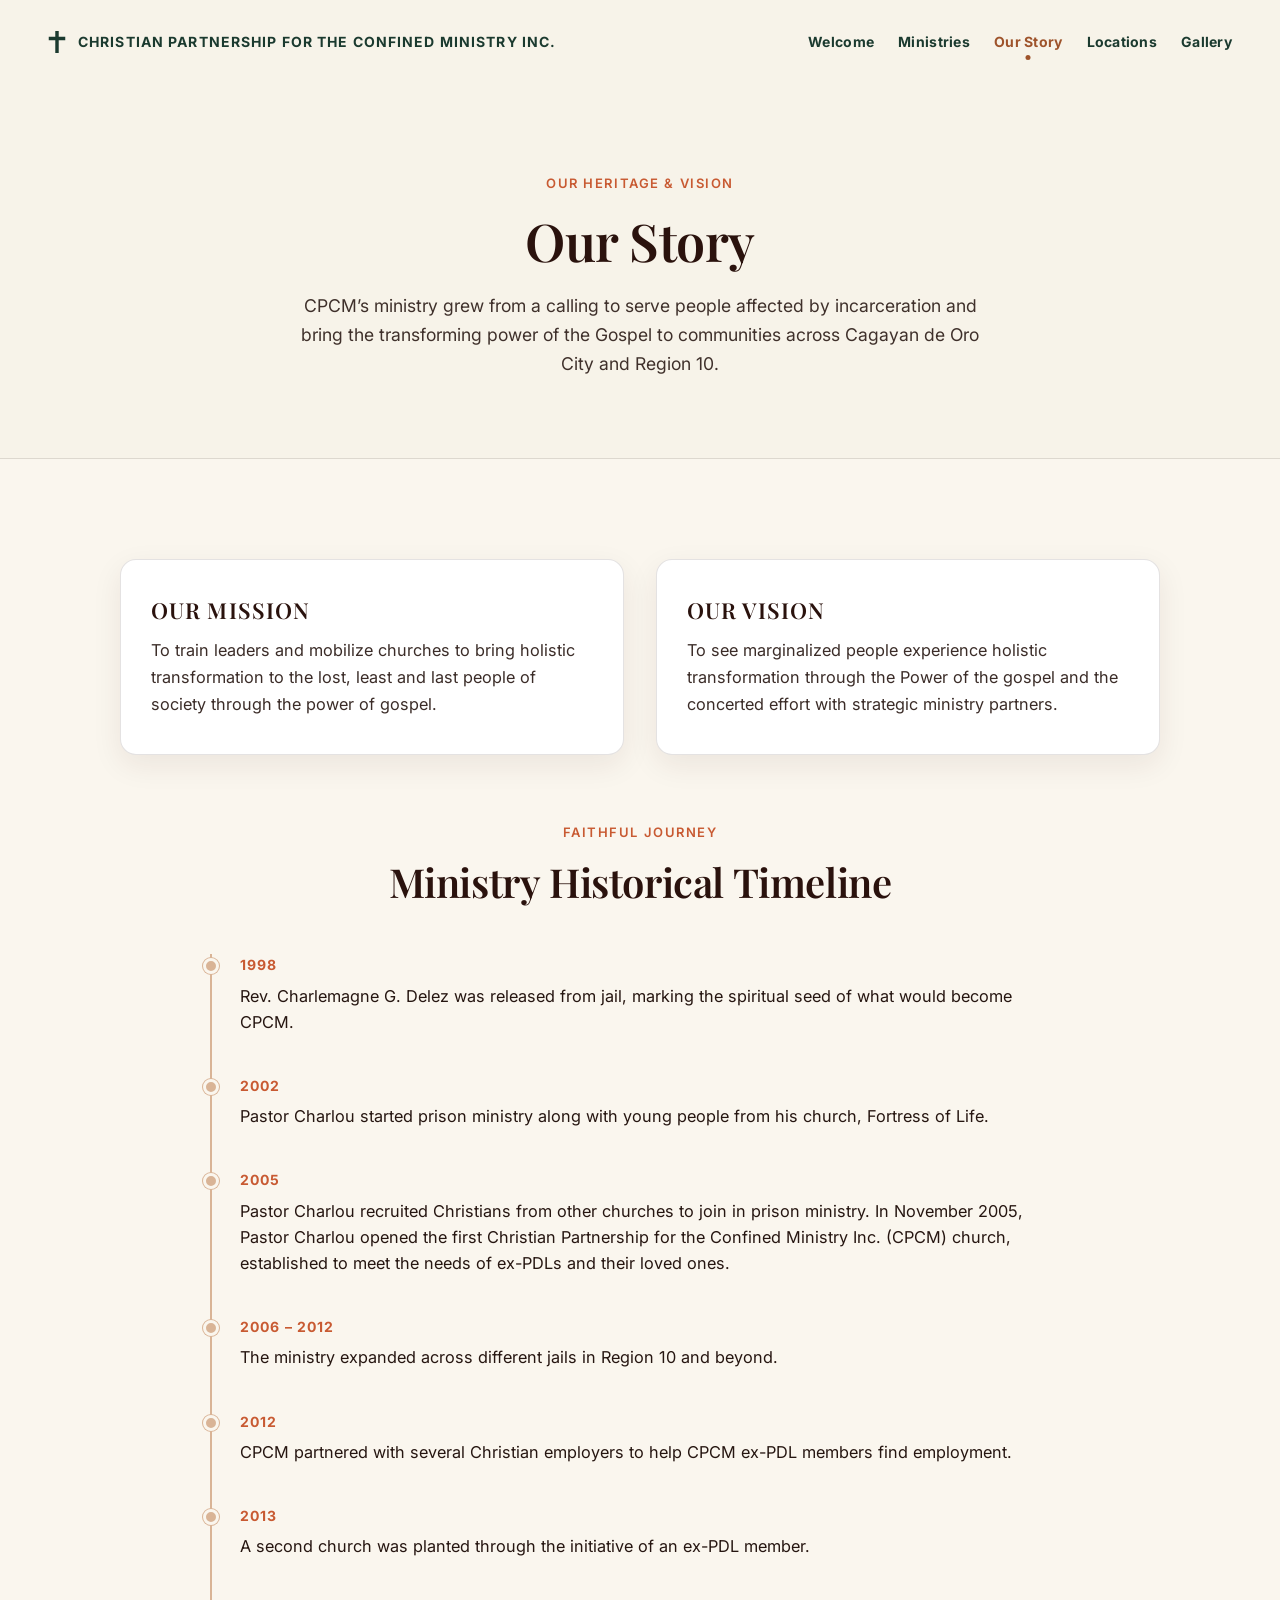
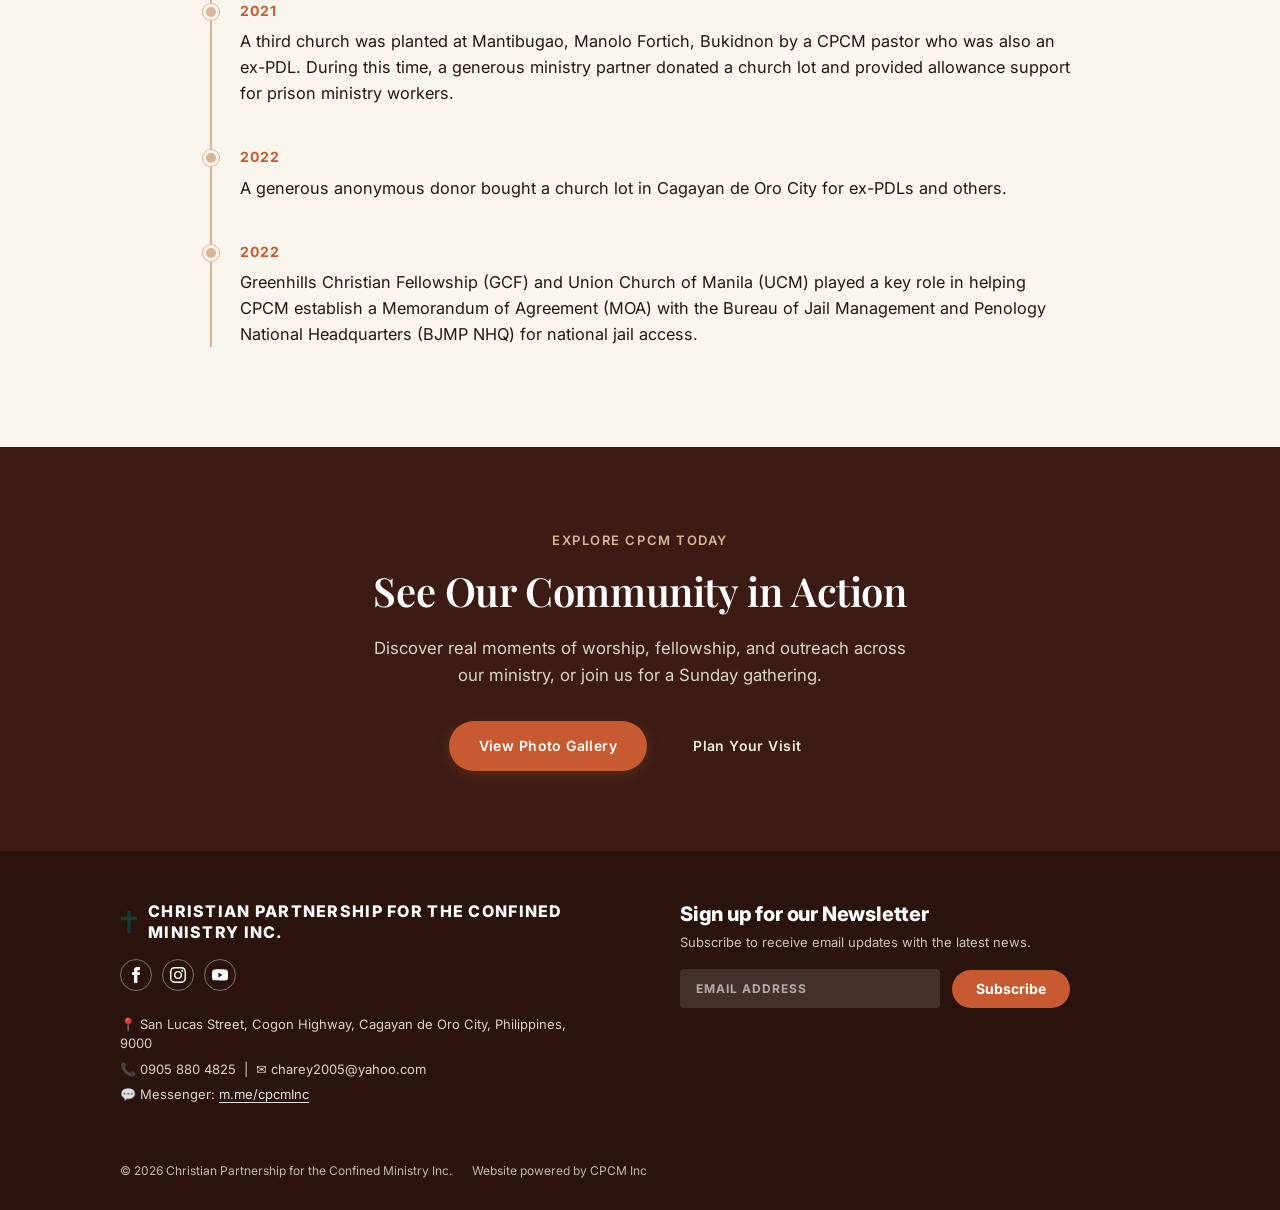
<file: our-story.html>
<!DOCTYPE html>
<html lang="en">

<head>
  <meta charset="UTF-8">
  <meta name="viewport" content="width=device-width, initial-scale=1.0">
  <meta name="description"
    content="Our Story — History, mission, vision, and timeline of Christian Partnership for the Confined Ministry Inc. from 1998 to present in Cagayan de Oro City.">
  <title>Our Story — Christian Partnership for the Confined Ministry Inc.</title>

  <!-- Typography Tokens via Google Fonts -->
  <link rel="preconnect" href="https://fonts.googleapis.com">
  <link rel="preconnect" href="https://fonts.gstatic.com" crossorigin>
  <link
    href="https://fonts.googleapis.com/css2?family=Inter:wght@400;500;600;700&family=Playfair+Display:ital,wght@0,400;0,600;0,700;1,400&display=swap"
    rel="stylesheet">

  <style>
    /* ==========================================================================
       DESIGN SYSTEM & TOKENS
       ========================================================================== */
    :root {
      --color-forest: #3B1B14;
      --color-forest-dark: #2A120D;
      --color-cream: #F7F3E9;
      --color-cream-light: #FAF6EE;
      --color-sage: #D9B496;
      --color-teal-btn: #C85A32;
      --color-teal-hover: #AC4924;
      --color-rust: #E08238;
      --color-white: #FFFFFF;
      --color-text-dark: #261611;
      --color-text-light: #F3EDE2;
      --color-border-dark: rgba(38, 22, 17, 0.12);
      --color-border-light: rgba(243, 237, 226, 0.18);

      --font-serif: 'Playfair Display', Georgia, serif;
      --font-sans: 'Inter', system-ui, -apple-system, BlinkMacSystemFont, 'Segoe UI', Roboto, sans-serif;

      --container-width: 1200px;
      --gutter-mobile: 24px;
      --gutter-desktop: 80px;
      --section-pad-desktop: 140px;
      --section-pad-mobile: 72px;

      --transition-smooth: all 0.3s cubic-bezier(0.16, 1, 0.3, 1);
      --shadow-subtle: 0 10px 30px rgba(59, 27, 20, 0.08);
      --shadow-hover: 0 20px 40px rgba(59, 27, 20, 0.15);
    }

    *,
    *::before,
    *::after {
      box-sizing: border-box;
      margin: 0;
      padding: 0;
    }

    html {
      scroll-behavior: smooth;
      font-size: 16px;
      height: 100%;
    }

    body {
      font-family: var(--font-sans);
      background-color: var(--color-cream-light);
      color: var(--color-text-dark);
      line-height: 1.6;
      -webkit-font-smoothing: antialiased;
      -moz-osx-font-smoothing: grayscale;
      overflow-x: hidden;
      min-height: 100vh;
      display: flex;
      flex-direction: column;
    }

    img {
      max-width: 100%;
      height: auto;
      display: block;
      object-fit: cover;
    }

    a {
      color: inherit;
      text-decoration: none;
      transition: var(--transition-smooth);
    }

    button,
    input {
      font-family: inherit;
      font-size: inherit;
      border: none;
      outline: none;
    }

    .container {
      width: 100%;
      max-width: var(--container-width);
      margin: 0 auto;
      padding-left: var(--gutter-mobile);
      padding-right: var(--gutter-mobile);
    }

    @media (min-width: 768px) {
      .container {
        padding-left: var(--gutter-desktop);
        padding-right: var(--gutter-desktop);
      }
    }

    .eyebrow {
      font-family: var(--font-sans);
      font-size: 13px;
      font-weight: 600;
      text-transform: uppercase;
      letter-spacing: 0.12em;
      color: var(--color-teal-btn);
      display: inline-block;
      margin-bottom: 16px;
    }

    h1,
    .h1 {
      font-family: var(--font-serif);
      font-size: clamp(34px, 4.5vw, 52px);
      line-height: 1.18;
      font-weight: 600;
      letter-spacing: -0.01em;
      margin-bottom: 24px;
    }

    h2,
    .h2 {
      font-family: var(--font-serif);
      font-size: clamp(28px, 3.5vw, 40px);
      line-height: 1.2;
      font-weight: 600;
      letter-spacing: -0.01em;
      margin-bottom: 20px;
    }

    h3,
    .h3 {
      font-family: var(--font-serif);
      font-size: clamp(20px, 2.5vw, 24px);
      line-height: 1.3;
      font-weight: 600;
      margin-bottom: 12px;
    }

    .btn {
      display: inline-flex;
      align-items: center;
      justify-content: center;
      padding: 14px 30px;
      border-radius: 999px;
      font-family: var(--font-sans);
      font-size: 14px;
      font-weight: 600;
      letter-spacing: 0.03em;
      cursor: pointer;
      transition: var(--transition-smooth);
      white-space: nowrap;
      text-align: center;
    }

    .btn-teal-pill {
      background-color: var(--color-teal-btn);
      color: var(--color-white);
      box-shadow: 0 4px 14px rgba(200, 90, 50, 0.25);
    }

    .btn-teal-pill:hover,
    .btn-teal-pill:focus-visible {
      background-color: var(--color-teal-hover);
      transform: translateY(-2px);
      box-shadow: 0 8px 20px rgba(200, 90, 50, 0.35);
    }

    .btn-outline-dark {
      border: 1.5px solid var(--color-text-dark);
      background-color: transparent;
      color: var(--color-forest-dark);
    }

    .btn-outline-dark:hover,
    .btn-outline-dark:focus-visible {
      background-color: var(--color-forest-dark);
      color: var(--color-white);
      transform: translateY(-2px);
    }

    .btn-group {
      display: flex;
      flex-wrap: wrap;
      gap: 16px;
      align-items: center;
    }

    /* HEADER & NAVIGATION */
    .site-header {
      position: absolute;
      top: 0;
      left: 0;
      width: 100%;
      z-index: 1000;
      padding: 24px 0;
      background: transparent;
      transition: background-color 0.4s cubic-bezier(0.16, 1, 0.3, 1),
        padding 0.4s ease,
        box-shadow 0.4s ease,
        backdrop-filter 0.4s ease;
    }

    .site-header.scrolled {
      position: fixed;
      background-color: rgba(255, 255, 255, 0.95);
      backdrop-filter: blur(12px);
      -webkit-backdrop-filter: blur(12px);
      padding: 16px 0;
      box-shadow: 0 4px 20px rgba(0, 0, 0, 0.08);
      border-bottom: 1px solid rgba(27, 58, 47, 0.08);
    }

    .header-container {
      display: flex;
      align-items: center;
      justify-content: space-between;
      padding-left: var(--gutter-mobile);
      padding-right: var(--gutter-mobile);
      max-width: 1440px;
      margin: 0 auto;
      width: 100%;
    }

    @media (min-width: 992px) {
      .header-container {
        padding-left: 32px;
        padding-right: 32px;
      }
    }

    @media (min-width: 1200px) {
      .header-container {
        padding-left: 48px;
        padding-right: 48px;
      }
    }

    .brand-logo {
      display: flex;
      align-items: center;
      gap: 10px;
      font-family: var(--font-sans);
      font-weight: 700;
      font-size: 13px;
      letter-spacing: 0.06em;
      color: #1b3a2f;
      text-transform: uppercase;
      z-index: 1002;
      transition: color 0.3s ease;
      line-height: 1;
      white-space: nowrap;
      margin-right: 16px;
    }

    .brand-text-full {
      display: none;
    }

    .brand-text-short {
      display: inline;
      font-size: 15px;
      letter-spacing: 0.08em;
    }

    @media (min-width: 768px) {
      .brand-text-full {
        display: inline;
      }
      .brand-text-short {
        display: none;
      }
    }

    @media (min-width: 1200px) {
      .brand-logo {
        font-size: 14px;
        gap: 12px;
        letter-spacing: 0.08em;
        margin-right: 24px;
      }
    }

    .cross-icon {
      width: 18px;
      height: 22px;
      flex-shrink: 0;
      fill: #1b3a2f;
      transition: var(--transition-smooth);
    }

    .main-nav {
      display: none;
    }

    @media (min-width: 992px) {
      .main-nav {
        display: flex;
        align-items: center;
      }
    }

    .nav-list {
      display: flex;
      align-items: center;
      list-style: none;
      gap: 16px;
    }

    @media (min-width: 1200px) {
      .nav-list {
        gap: 24px;
      }
    }

    @media (min-width: 1400px) {
      .nav-list {
        gap: 32px;
      }
    }

    .nav-link {
      font-family: var(--font-sans);
      font-size: 14px;
      font-weight: 700;
      line-height: 1.4;
      letter-spacing: 0.02em;
      color: #1b3a2f;
      position: relative;
      padding: 8px 0;
      transition: color 0.3s ease;
      display: inline-block;
      white-space: nowrap;
    }

    .nav-link:hover,
    .nav-link:focus-visible {
      color: #9E532B;
    }

    .nav-link.active {
      color: #9E532B;
      font-weight: 700;
    }

    .nav-link.active::after {
      content: '';
      position: absolute;
      bottom: 0px;
      left: 50%;
      transform: translateX(-50%);
      width: 5px;
      height: 5px;
      background-color: #9E532B;
      border-radius: 50%;
    }

    .search-trigger-btn {
      background: none;
      color: #1b3a2f;
      cursor: pointer;
      display: flex;
      align-items: center;
      justify-content: center;
      padding: 6px;
      border-radius: 50%;
      transition: var(--transition-smooth);
      margin-left: 8px;
      border: none;
      outline: none;
    }

    .search-trigger-btn:hover {
      color: #9E532B;
      transform: scale(1.1);
    }

    .mobile-menu-toggle {
      display: flex;
      flex-direction: column;
      justify-content: space-between;
      width: 28px;
      height: 20px;
      background: transparent;
      cursor: pointer;
      z-index: 1002;
    }

    @media (min-width: 992px) {
      .mobile-menu-toggle {
        display: none;
      }
    }

    .mobile-menu-toggle span {
      width: 100%;
      height: 2px;
      background-color: var(--color-forest);
      border-radius: 2px;
      transition: var(--transition-smooth);
    }

    .mobile-menu-toggle.open span {
      background-color: var(--color-white) !important;
    }

    .mobile-menu-toggle.open span:nth-child(1) {
      transform: translateY(9px) rotate(45deg);
    }

    .mobile-menu-toggle.open span:nth-child(2) {
      opacity: 0;
    }

    .mobile-menu-toggle.open span:nth-child(3) {
      transform: translateY(-9px) rotate(-45deg);
    }

    .mobile-drawer {
      position: fixed;
      top: 0;
      right: -100%;
      width: 100%;
      max-width: 380px;
      height: 100vh;
      background-color: var(--color-forest);
      z-index: 1010;
      padding: 24px 28px 40px;
      display: flex;
      flex-direction: column;
      justify-content: flex-start;
      transition: right 0.4s cubic-bezier(0.16, 1, 0.3, 1);
      box-shadow: -10px 0 30px rgba(0, 0, 0, 0.3);
    }

    .drawer-header {
      display: flex;
      justify-content: flex-end;
      align-items: center;
      margin-bottom: 32px;
      width: 100%;
    }

    .drawer-close-btn {
      background: transparent;
      border: none;
      color: var(--color-white);
      cursor: pointer;
      padding: 8px;
      display: flex;
      align-items: center;
      justify-content: center;
      border-radius: 50%;
      transition: background-color 0.2s ease, transform 0.2s ease;
    }

    .drawer-close-btn:hover,
    .drawer-close-btn:focus-visible {
      background-color: rgba(255, 255, 255, 0.15);
      transform: scale(1.08);
    }

    .mobile-drawer.open {
      right: 0;
    }

    .mobile-nav-list {
      list-style: none;
      display: flex;
      flex-direction: column;
      gap: 28px;
    }

    .mobile-nav-link {
      font-family: var(--font-serif);
      font-size: 28px;
      color: var(--color-white);
      display: block;
    }

    .mobile-nav-link.active {
      color: var(--color-sage);
      position: relative;
    }

    .drawer-backdrop {
      position: fixed;
      top: 0;
      left: 0;
      width: 100vw;
      height: 100vh;
      background-color: rgba(0, 0, 0, 0.5);
      backdrop-filter: blur(4px);
      z-index: 1009;
      opacity: 0;
      pointer-events: none;
      transition: opacity 0.3s ease;
    }

    .drawer-backdrop.open {
      opacity: 1;
      pointer-events: auto;
    }

    /* PAGE HERO */
    .page-hero {
      padding-top: 170px;
      padding-bottom: 80px;
      background-color: var(--color-cream);
      color: var(--color-text-dark);
      text-align: center;
      border-bottom: 1px solid var(--color-border-dark);
    }

    .page-hero h1 {
      color: var(--color-forest-dark);
      max-width: 800px;
      margin: 0 auto 20px auto;
    }

    .page-hero p {
      max-width: 680px;
      margin: 0 auto;
      font-size: 1.1rem;
      opacity: 0.88;
      line-height: 1.65;
    }

    /* OUR STORY & TIMELINE */
    .our-story-section {
      background-color: var(--color-cream-light);
      color: var(--color-text-dark);
      padding: var(--section-pad-mobile) 0;
    }

    @media (min-width: 768px) {
      .our-story-section {
        padding: 100px 0;
      }
    }

    .mission-vision-grid {
      display: grid;
      grid-template-columns: 1fr;
      gap: 24px;
      margin-bottom: 64px;
    }

    @media (min-width: 768px) {
      .mission-vision-grid {
        grid-template-columns: 1fr 1fr;
        gap: 32px;
      }
    }

    .mv-box {
      background-color: var(--color-white);
      border: 1px solid var(--color-border-dark);
      border-radius: 16px;
      padding: 36px 30px;
      box-shadow: var(--shadow-subtle);
    }

    .mv-box h3 {
      font-family: var(--font-serif);
      font-size: 22px;
      color: var(--color-forest-dark);
      margin-bottom: 12px;
      text-transform: uppercase;
      letter-spacing: 0.05em;
    }

    .mv-box p {
      font-size: 1.02rem;
      color: var(--color-text-dark);
      line-height: 1.65;
      margin: 0;
      opacity: 0.9;
    }

    /* Timeline component */
    .timeline-header {
      text-align: center;
      margin-bottom: 48px;
    }

    .timeline-header h2 {
      color: var(--color-forest-dark);
    }

    .timeline-container {
      position: relative;
      max-width: 860px;
      margin: 0 auto;
      padding-left: 28px;
      border-left: 2px solid var(--color-sage);
    }

    .timeline-item {
      position: relative;
      margin-bottom: 40px;
    }

    .timeline-item:last-child {
      margin-bottom: 0;
    }

    .timeline-dot {
      position: absolute;
      left: -37px;
      top: 4px;
      width: 16px;
      height: 16px;
      border-radius: 50%;
      background-color: var(--color-sage);
      border: 3px solid var(--color-cream-light);
      box-shadow: 0 0 0 1px var(--color-sage);
    }

    .timeline-year {
      font-family: var(--font-sans);
      font-weight: 700;
      font-size: 14px;
      letter-spacing: 0.08em;
      color: var(--color-teal-btn);
      margin-bottom: 6px;
      text-transform: uppercase;
    }

    .timeline-text {
      font-size: 1.02rem;
      color: var(--color-text-dark);
      line-height: 1.6;
      margin: 0;
    }

    /* BOTTOM CTA SECTION */
    .story-cta-section {
      background-color: var(--color-forest);
      color: var(--color-text-light);
      padding: 80px 0;
      text-align: center;
    }

    .story-cta-container {
      max-width: 720px;
      margin: 0 auto;
    }

    .story-cta-container h2 {
      color: var(--color-white);
    }

    .story-cta-container p {
      font-size: 1.05rem;
      opacity: 0.88;
      margin-bottom: 32px;
      line-height: 1.6;
    }

    /* FOOTER */
    .site-footer {
      background-color: var(--color-forest-dark);
      color: var(--color-text-light);
      padding-top: 50px;
      padding-bottom: 30px;
      margin-top: auto;
    }

    .footer-grid-2col {
      display: grid;
      grid-template-columns: 1fr;
      gap: 40px;
      margin-bottom: 40px;
      align-items: start;
    }

    @media (min-width: 840px) {
      .footer-grid-2col {
        grid-template-columns: 1fr 1fr;
        gap: 80px;
      }
    }

    .footer-brand {
      display: flex;
      align-items: center;
      gap: 10px;
      font-weight: 800;
      font-size: 16px;
      letter-spacing: 0.08em;
      margin-bottom: 16px;
      line-height: 1.3;
      color: var(--color-white);
      text-transform: uppercase;
    }

    .social-icons-row {
      display: flex;
      align-items: center;
      gap: 10px;
      margin-bottom: 24px;
    }

    .social-icon-circle {
      width: 32px;
      height: 32px;
      border-radius: 50%;
      border: 1px solid rgba(255, 255, 255, 0.4);
      display: flex;
      align-items: center;
      justify-content: center;
      color: var(--color-white);
      transition: var(--transition-smooth);
    }

    .social-icon-circle:hover {
      background-color: var(--color-teal-btn);
      border-color: var(--color-teal-btn);
      color: var(--color-white);
      transform: translateY(-2px);
    }

    .footer-contact-details {
      list-style: none;
      display: flex;
      flex-direction: column;
      gap: 6px;
      font-size: 13px;
      color: var(--color-text-light);
      opacity: 0.88;
      line-height: 1.5;
    }

    .footer-contact-details a {
      color: var(--color-white);
      text-decoration: underline;
      text-underline-offset: 3px;
    }

    .footer-newsletter-box h3 {
      font-family: var(--font-sans);
      font-weight: 800;
      font-size: 20px;
      color: var(--color-white);
      margin-bottom: 6px;
      letter-spacing: -0.01em;
    }

    .footer-newsletter-box p {
      font-size: 13px;
      color: var(--color-text-light);
      opacity: 0.8;
      margin-bottom: 18px;
      line-height: 1.4;
    }

    .newsletter-form-inline {
      display: flex;
      align-items: center;
      gap: 12px;
      margin-bottom: 16px;
    }

    .newsletter-feedback-msg {
      margin-top: 10px;
      font-size: 13px;
      line-height: 1.4;
      color: #fce7f3;
      background-color: rgba(255, 255, 255, 0.12);
      border-left: 3px solid var(--color-sage);
      padding: 10px 14px;
      border-radius: 4px;
      display: none;
    }

    .newsletter-feedback-msg.active {
      display: block;
    }

    .newsletter-input-dark {
      flex: 1;
      max-width: 260px;
      background-color: rgba(255, 255, 255, 0.12);
      border: none;
      border-radius: 4px;
      padding: 12px 16px;
      color: var(--color-white);
      font-size: 12px;
      font-weight: 700;
      letter-spacing: 0.08em;
    }

    .newsletter-input-dark::placeholder {
      color: rgba(255, 255, 255, 0.6);
      text-transform: uppercase;
      font-size: 12px;
      font-weight: 700;
      letter-spacing: 0.08em;
    }

    .btn-emerald-pill {
      background-color: var(--color-teal-btn);
      color: var(--color-white);
      border: none;
      border-radius: 999px;
      padding: 12px 24px;
      font-size: 14px;
      font-weight: 700;
      cursor: pointer;
      transition: background-color 0.2s ease, transform 0.2s ease;
      display: inline-flex;
      align-items: center;
      justify-content: center;
      line-height: 1;
    }

    .btn-emerald-pill:hover {
      background-color: var(--color-teal-hover);
      transform: translateY(-1px);
    }

    .footer-bottom-bar {
      padding-top: 16px;
      display: flex;
      flex-direction: column;
      gap: 10px;
      align-items: flex-start;
      font-size: 12px;
      color: var(--color-text-light);
      opacity: 0.75;
    }

    @media (min-width: 640px) {
      .footer-bottom-bar {
        flex-direction: row;
        align-items: center;
        gap: 20px;
      }
    }

    /* SEARCH MODAL */
    .search-modal {
      position: fixed;
      top: 0;
      left: 0;
      width: 100vw;
      height: 100vh;
      background-color: rgba(42, 18, 13, 0.96);
      backdrop-filter: blur(16px);
      z-index: 2000;
      display: flex;
      align-items: center;
      justify-content: center;
      padding: 24px;
      opacity: 0;
      pointer-events: none;
      transition: opacity 0.3s ease;
    }

    .search-modal.active {
      opacity: 1;
      pointer-events: auto;
    }

    .search-modal-content {
      width: 100%;
      max-width: 600px;
      position: relative;
    }

    .search-modal-close {
      position: absolute;
      top: -60px;
      right: 0;
      background: none;
      color: var(--color-white);
      font-size: 32px;
      cursor: pointer;
    }

    .search-big-input {
      width: 100%;
      background: transparent;
      border: none;
      border-bottom: 2px solid var(--color-sage);
      font-family: var(--font-serif);
      font-size: 32px;
      color: var(--color-white);
      padding: 16px 0;
    }

    .search-big-input::placeholder {
      color: rgba(255, 255, 255, 0.4);
    }
  </style>
</head>

<body>

  <!-- HEADER & NAVIGATION -->
  <header class="site-header" id="main-header">
    <div class="container header-container">
      <a href="index.html" class="brand-logo" aria-label="Christian Partnership for the Confined Ministry Inc. Homepage">
        <svg class="cross-icon" viewBox="0 0 24 32" aria-hidden="true">
          <path d="M9.5 0H14.5V8.5H24V13.5H14.5V32H9.5V13.5H0V8.5H9.5V0Z" />
        </svg>
        <span class="brand-text-full">CHRISTIAN PARTNERSHIP FOR THE CONFINED MINISTRY INC.</span>
        <span class="brand-text-short">CPCM</span>
      </a>

      <nav class="main-nav" aria-label="Main Navigation">
        <ul class="nav-list">
          <li><a href="index.html" class="nav-link">Welcome</a></li>
          <li><a href="ministries.html" class="nav-link">Ministries</a></li>
          <li><a href="our-story.html" class="nav-link active" aria-current="page">Our Story</a></li>
          <li><a href="locations.html" class="nav-link">Locations</a></li>
          <li><a href="gallery.html" class="nav-link">Gallery</a></li>
        </ul>
      </nav>

      <button class="mobile-menu-toggle" id="mobile-menu-btn" aria-label="Open navigation menu" aria-expanded="false">
        <span></span>
        <span></span>
        <span></span>
      </button>
    </div>
  </header>

  <!-- MOBILE DRAWER -->
  <div class="drawer-backdrop" id="drawer-backdrop"></div>
  <aside class="mobile-drawer" id="mobile-drawer" aria-label="Mobile Navigation">
    <div class="drawer-header">
      <button class="drawer-close-btn" id="drawer-close-btn" aria-label="Close navigation menu">
        <svg width="24" height="24" viewBox="0 0 24 24" fill="none" stroke="currentColor" stroke-width="2.2" stroke-linecap="round" stroke-linejoin="round">
          <line x1="18" y1="6" x2="6" y2="18"></line>
          <line x1="6" y1="6" x2="18" y2="18"></line>
        </svg>
      </button>
    </div>
    <ul class="mobile-nav-list">
      <li><a href="index.html" class="mobile-nav-link">Welcome</a></li>
      <li><a href="ministries.html" class="mobile-nav-link">Ministries</a></li>
      <li><a href="our-story.html" class="mobile-nav-link active" aria-current="page">Our Story</a></li>
      <li><a href="locations.html" class="mobile-nav-link">Locations</a></li>
      <li><a href="gallery.html" class="mobile-nav-link">Gallery</a></li>
    </ul>
  </aside>

  <!-- PAGE HERO -->
  <section class="page-hero">
    <div class="container">
      <span class="eyebrow">OUR HERITAGE & VISION</span>
      <h1>Our Story</h1>
      <p>CPCM’s ministry grew from a calling to serve people affected by incarceration and bring the transforming power of the Gospel to communities across Cagayan de Oro City and Region 10.</p>
    </div>
  </section>

  <!-- MISSION, VISION & TIMELINE SECTION -->
  <section class="our-story-section">
    <div class="container">

      <!-- Mission & Vision Cards -->
      <div class="mission-vision-grid">
        <div class="mv-box">
          <h3>Our Mission</h3>
          <p>To train leaders and mobilize churches to bring holistic transformation to the lost, least and last people of society through the power of gospel.</p>
        </div>
        <div class="mv-box">
          <h3>Our Vision</h3>
          <p>To see marginalized people experience holistic transformation through the Power of the gospel and the concerted effort with strategic ministry partners.</p>
        </div>
      </div>

      <!-- Timeline Header -->
      <div class="timeline-header">
        <span class="eyebrow">FAITHFUL JOURNEY</span>
        <h2>Ministry Historical Timeline</h2>
      </div>

      <!-- Historical Timeline -->
      <div class="timeline-container">
        <div class="timeline-item">
          <div class="timeline-dot" aria-hidden="true"></div>
          <div class="timeline-year">1998</div>
          <p class="timeline-text">Rev. Charlemagne G. Delez was released from jail, marking the spiritual seed of what would become CPCM.</p>
        </div>

        <div class="timeline-item">
          <div class="timeline-dot" aria-hidden="true"></div>
          <div class="timeline-year">2002</div>
          <p class="timeline-text">Pastor Charlou started prison ministry along with young people from his church, Fortress of Life.</p>
        </div>

        <div class="timeline-item">
          <div class="timeline-dot" aria-hidden="true"></div>
          <div class="timeline-year">2005</div>
          <p class="timeline-text">Pastor Charlou recruited Christians from other churches to join in prison ministry. In November 2005, Pastor Charlou opened the first Christian Partnership for the Confined Ministry Inc. (CPCM) church, established to meet the needs of ex-PDLs and their loved ones.</p>
        </div>

        <div class="timeline-item">
          <div class="timeline-dot" aria-hidden="true"></div>
          <div class="timeline-year">2006 &ndash; 2012</div>
          <p class="timeline-text">The ministry expanded across different jails in Region 10 and beyond.</p>
        </div>

        <div class="timeline-item">
          <div class="timeline-dot" aria-hidden="true"></div>
          <div class="timeline-year">2012</div>
          <p class="timeline-text">CPCM partnered with several Christian employers to help CPCM ex-PDL members find employment.</p>
        </div>

        <div class="timeline-item">
          <div class="timeline-dot" aria-hidden="true"></div>
          <div class="timeline-year">2013</div>
          <p class="timeline-text">A second church was planted through the initiative of an ex-PDL member.</p>
        </div>

        <div class="timeline-item">
          <div class="timeline-dot" aria-hidden="true"></div>
          <div class="timeline-year">2021</div>
          <p class="timeline-text">A third church was planted at Mantibugao, Manolo Fortich, Bukidnon by a CPCM pastor who was also an ex-PDL. During this time, a generous ministry partner donated a church lot and provided allowance support for prison ministry workers.</p>
        </div>

        <div class="timeline-item">
          <div class="timeline-dot" aria-hidden="true"></div>
          <div class="timeline-year">2022</div>
          <p class="timeline-text">A generous anonymous donor bought a church lot in Cagayan de Oro City for ex-PDLs and others.</p>
        </div>

        <div class="timeline-item">
          <div class="timeline-dot" aria-hidden="true"></div>
          <div class="timeline-year">2022</div>
          <p class="timeline-text">Greenhills Christian Fellowship (GCF) and Union Church of Manila (UCM) played a key role in helping CPCM establish a Memorandum of Agreement (MOA) with the Bureau of Jail Management and Penology National Headquarters (BJMP NHQ) for national jail access.</p>
        </div>
      </div>

    </div>
  </section>

  <!-- BOTTOM CTA SECTION -->
  <section class="story-cta-section">
    <div class="container story-cta-container">
      <span class="eyebrow" style="color: var(--color-sage);">EXPLORE CPCM TODAY</span>
      <h2>See Our Community in Action</h2>
      <p>Discover real moments of worship, fellowship, and outreach across our ministry, or join us for a Sunday gathering.</p>
      <div class="btn-group" style="justify-content: center;">
        <a href="gallery.html" class="btn btn-teal-pill">View Photo Gallery</a>
        <a href="locations.html" class="btn btn-outline-pill">Plan Your Visit</a>
      </div>
    </div>
  </section>

  <!-- FOOTER -->
  <footer class="site-footer">
    <div class="container">
      <div class="footer-grid-2col">
        <div class="footer-left-col">
          <div class="footer-brand">
            <svg class="cross-icon" viewBox="0 0 24 32" aria-hidden="true" style="width: 18px; height: 22px;">
              <path d="M9.5 0H14.5V8.5H24V13.5H14.5V32H9.5V13.5H0V8.5H9.5V0Z" />
            </svg>
            <span>CHRISTIAN PARTNERSHIP FOR THE CONFINED MINISTRY INC.</span>
          </div>

          <div class="social-icons-row" aria-label="Social Media Links">
            <a href="https://facebook.com/cpcmInc" class="social-icon-circle" aria-label="Facebook" target="_blank" rel="noopener">
              <svg width="16" height="16" fill="currentColor" viewBox="0 0 24 24">
                <path d="M9 8H6v4h3v12h5V12h3.642L18 8h-4V6.333C14 5.374 14.5 5 15.5 5H18V0h-3.808C10.592 0 9 1.583 9 4.615V8z" />
              </svg>
            </a>
            <a href="https://instagram.com/cpcmInc" class="social-icon-circle" aria-label="Instagram" target="_blank" rel="noopener">
              <svg width="16" height="16" fill="currentColor" viewBox="0 0 24 24">
                <path d="M12 2.163c3.204 0 3.584.012 4.85.07 3.252.148 4.771 1.691 4.919 4.919.058 1.265.069 1.645.069 4.849 0 3.205-.012 3.584-.069 4.849-.149 3.225-1.664 4.771-4.919 4.919-1.266.058-1.644.07-4.85.07-3.204 0-3.584-.012-4.849-.07-3.26-.149-4.771-1.699-4.919-4.92-.058-1.265-.07-1.644-.07-4.849 0-3.204.013-3.583.07-4.849.149-3.227 1.664-4.771 4.919-4.919 1.266-.057 1.645-.069 4.849-.069zm0-2.163c-3.259 0-3.667.014-4.947.072-4.358.2-6.78 2.618-6.98 6.98-.059 1.281-.073 1.689-.073 4.948 0 3.259.014 3.668.072 4.948.2 4.358 2.618 6.78 6.98 6.98 1.281.058 1.689.072 4.948.072 3.259 0 3.668-.014 4.948-.072 4.354-.2 6.782-2.618 6.979-6.98.059-1.28.073-1.689.073-4.948 0-3.259-.014-3.667-.072-4.947-.196-4.354-2.617-6.78-6.979-6.98-1.281-.059-1.69-.073-4.949-.073zm0 5.838c-3.403 0-6.162 2.759-6.162 6.162s2.759 6.163 6.162 6.163 6.162-2.759 6.162-6.163c0-3.403-2.759-6.162-6.162-6.162zm0 10.162c-2.209 0-4-1.79-4-4 0-2.209 1.791-4 4-4s4 1.791 4 4c0 2.21-1.791 4-4 4zm6.406-11.845c-.796 0-1.441.645-1.441 1.44s.645 1.44 1.441 1.44c.795 0 1.439-.645 1.439-1.44s-.644-1.44-1.439-1.44z" />
              </svg>
            </a>
            <a href="https://youtube.com/cpcmInc" class="social-icon-circle" aria-label="YouTube" target="_blank" rel="noopener">
              <svg width="16" height="16" fill="currentColor" viewBox="0 0 24 24">
                <path d="M23.498 6.186a3.016 3.016 0 0 0-2.122-2.136C19.505 3.545 12 3.545 12 3.545s-7.505 0-9.377.505A3.017 3.017 0 0 0 .502 6.186C0 8.07 0 12 0 12s0 3.93.502 5.814a3.016 3.016 0 0 0 2.122 2.136c1.871.505 9.376.505 9.376.505s7.505 0 9.377-.505a3.015 3.015 0 0 0 2.122-2.136C24 15.93 24 12 24 12s0-3.93-.502-5.814zM9.545 15.568V8.432L15.818 12l-6.273 3.568z" />
              </svg>
            </a>
          </div>

          <ul class="footer-contact-details">
            <li>📍 San Lucas Street, Cogon Highway, Cagayan de Oro City, Philippines, 9000</li>
            <li>📞 0905 880 4825 &nbsp;|&nbsp; ✉️ charey2005@yahoo.com</li>
            <li>💬 Messenger: <a href="https://m.me/cpcmInc" target="_blank" rel="noopener">m.me/cpcmInc</a></li>
          </ul>
        </div>

        <div class="footer-newsletter-box">
          <h3>Sign up for our Newsletter</h3>
          <p>Subscribe to receive email updates with the latest news.</p>
          <form class="newsletter-form-inline" id="newsletter-form" onsubmit="handleSubscribe(event)">
            <input type="email" id="newsletter-email" placeholder="EMAIL ADDRESS" class="newsletter-input-dark" required aria-label="Email Address">
            <button type="submit" class="btn-emerald-pill">Subscribe</button>
          </form>
          <div id="newsletter-feedback" class="newsletter-feedback-msg" role="status" aria-live="polite"></div>
        </div>
      </div>

      <div class="footer-bottom-bar">
        <div>
          <span>© 2026 Christian Partnership for the Confined Ministry Inc.</span>
        </div>
        <div>
          <span>Website powered by CPCM Inc</span>
        </div>
      </div>
    </div>
  </footer>

  <!-- INTERACTIVE JS -->
  <script>
    document.addEventListener('DOMContentLoaded', () => {
      const header = document.getElementById('main-header');
      window.addEventListener('scroll', () => {
        if (window.scrollY > 40) {
          header.classList.add('scrolled');
        } else {
          header.classList.remove('scrolled');
        }
      });

      const mobileBtn = document.getElementById('mobile-menu-btn');
      const drawerCloseBtn = document.getElementById('drawer-close-btn');
      const mobileDrawer = document.getElementById('mobile-drawer');
      const drawerBackdrop = document.getElementById('drawer-backdrop');
      const mobileNavLinks = document.querySelectorAll('.mobile-nav-link');

      function toggleDrawer(open) {
        const isOpen = open !== undefined ? open : !mobileDrawer.classList.contains('open');
        mobileDrawer.classList.toggle('open', isOpen);
        drawerBackdrop.classList.toggle('open', isOpen);
        if (mobileBtn) {
          mobileBtn.classList.toggle('open', isOpen);
          mobileBtn.setAttribute('aria-expanded', isOpen ? 'true' : 'false');
          mobileBtn.setAttribute('aria-label', isOpen ? 'Close navigation menu' : 'Open navigation menu');
        }
        document.body.style.overflow = isOpen ? 'hidden' : '';
      }

      if (mobileBtn) mobileBtn.addEventListener('click', () => toggleDrawer());
      if (drawerCloseBtn) drawerCloseBtn.addEventListener('click', () => toggleDrawer(false));
      if (drawerBackdrop) drawerBackdrop.addEventListener('click', () => toggleDrawer(false));
      mobileNavLinks.forEach(link => link.addEventListener('click', () => toggleDrawer(false)));

      document.addEventListener('keydown', (e) => {
        if (e.key === 'Escape') {
          toggleDrawer(false);
        }
      });
    });

    function handleSubscribe(e) {
      e.preventDefault();
      const feedback = document.getElementById('newsletter-feedback');
      const input = document.getElementById('newsletter-email');
      if (feedback) {
        feedback.textContent = "Newsletter signup isn't available yet. Please contact CPCM if you'd like to receive updates.";
        feedback.classList.add('active');
      }
      if (input) input.value = '';
    }
  </script>
</body>

</html>
</file>
